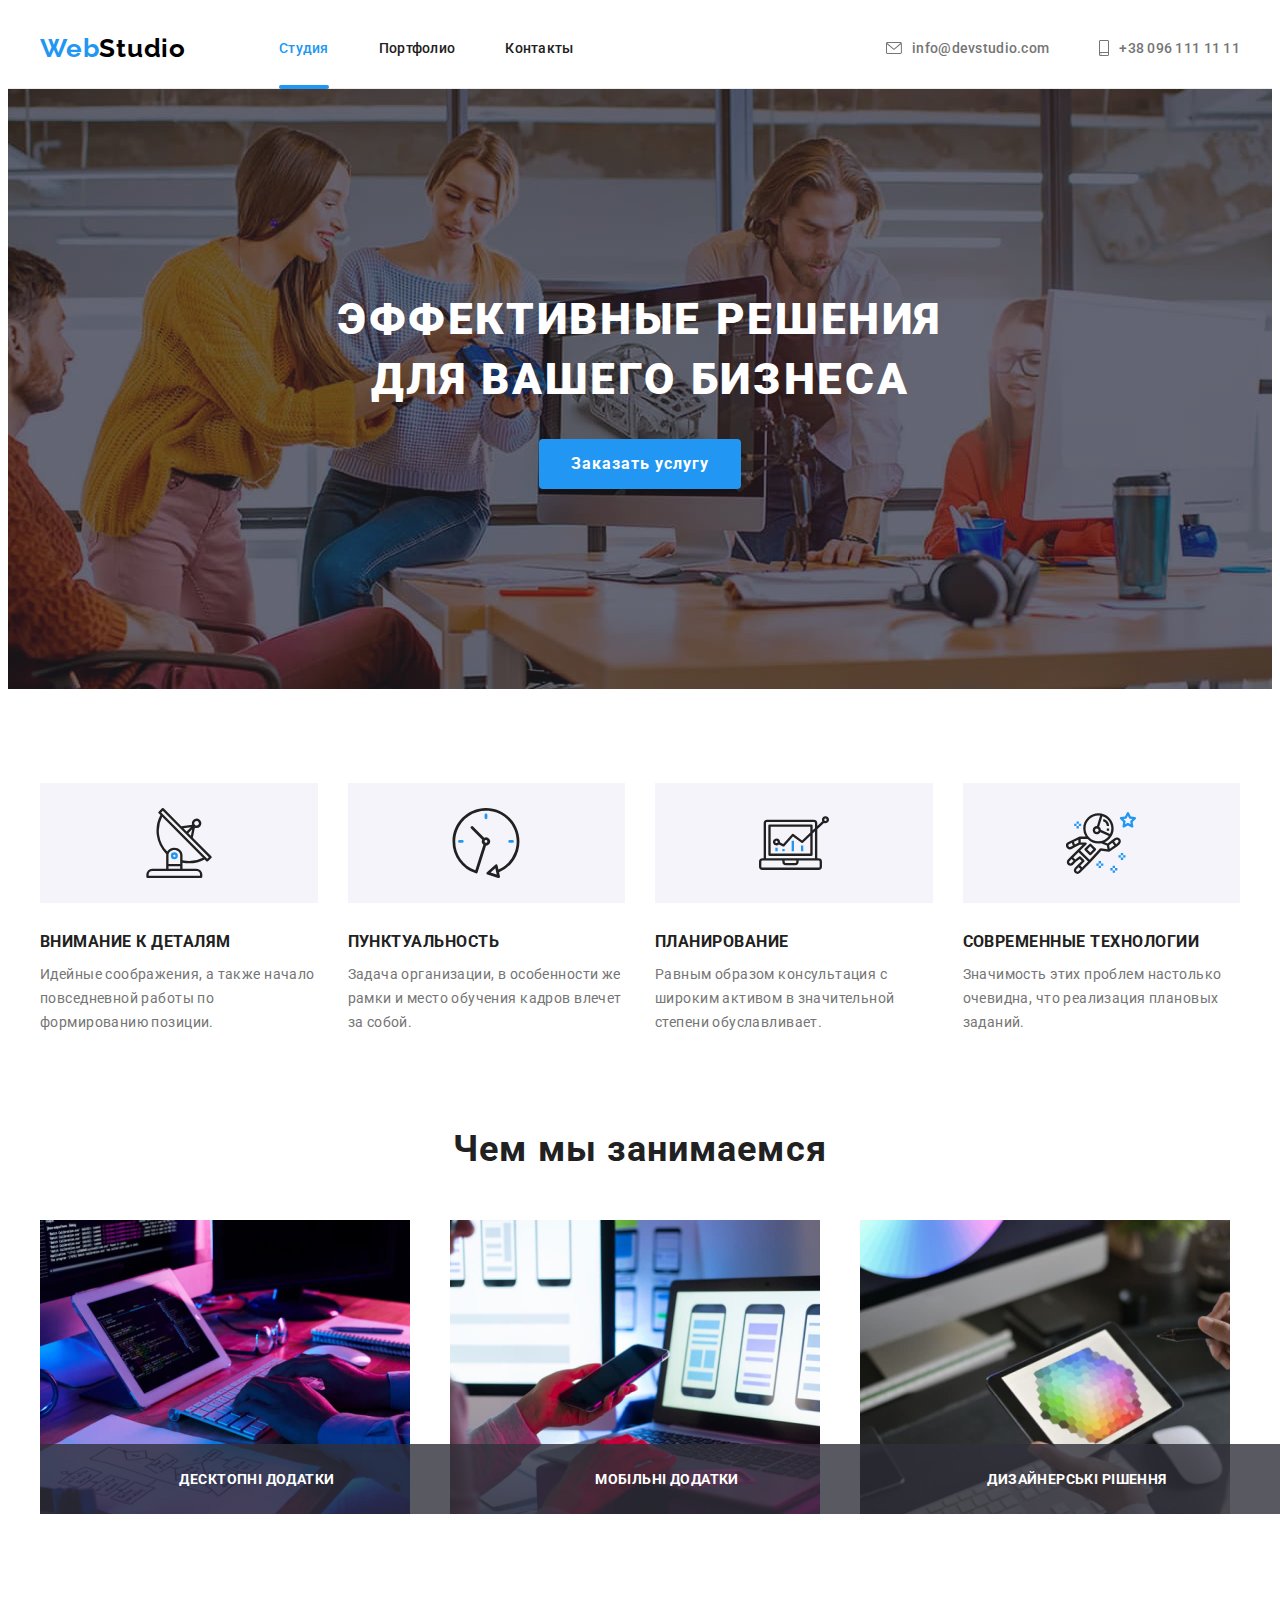
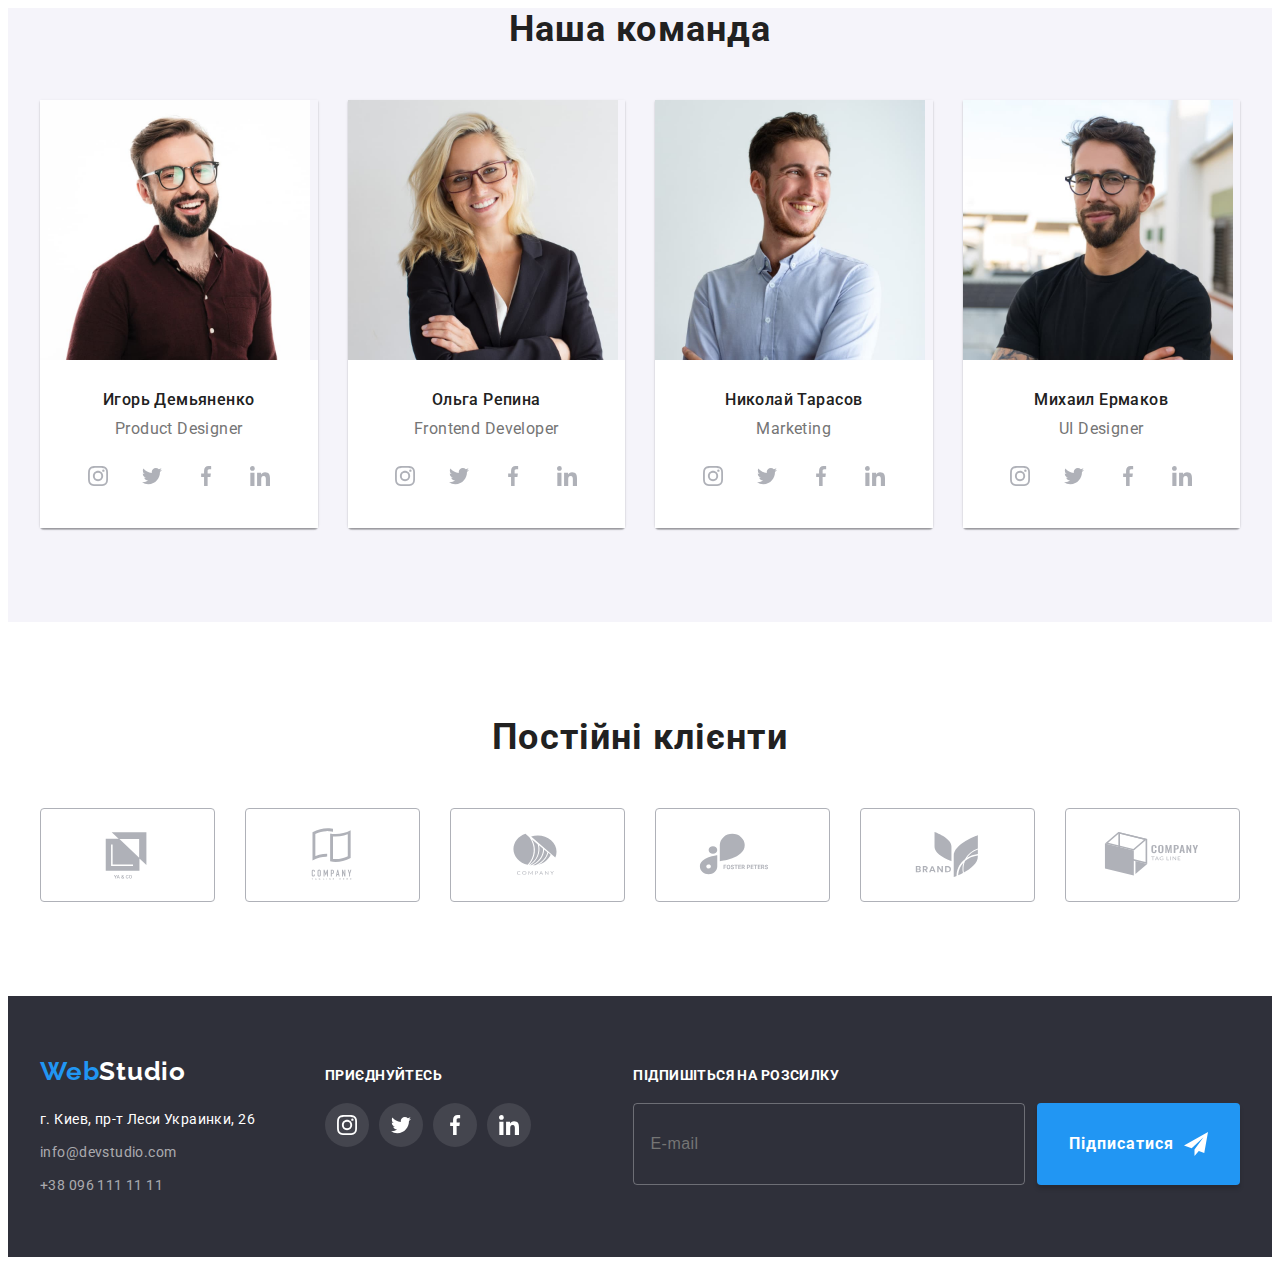
<file: index.html>
<!DOCTYPE html>
<html lang="ru">
  <head>
    <meta charset="UTF-8" />
    <meta http-equiv="X-UA-Compatible" content="IE=edge" />
    <meta name="viewport" content="width=device-width, initial-scale=1.0" />
    <title>Web Studio</title>

    <!-- Font start -->
    <link rel="preconnect" href="https://fonts.googleapis.com" />
    <link rel="preconnect" href="https://fonts.gstatic.com" crossorigin />
    <link
      href="https://fonts.googleapis.com/css2?family=Raleway:wght@700&family=Roboto:wght@400;500;700;900&display=swap"
      rel="stylesheet"
    />
    <!-- Font end -->

    <!-- Normalize start -->
    <link
      rel="stylesheet"
      href="https://cdnjs.cloudflare.com/ajax/libs/modern-normalize/1.1.0/modern-normalize.min.css"
      integrity="sha512-wpPYUAdjBVSE4KJnH1VR1HeZfpl1ub8YT/NKx4PuQ5NmX2tKuGu6U/JRp5y+Y8XG2tV+wKQpNHVUX03MfMFn9Q=="
      crossorigin="anonymous"
      referrerpolicy="no-referrer"
    />
    <!-- Normalize end -->

    <link rel="stylesheet" href="./css/styles.css" />
  </head>

  <body data-page>
    <!-- Header section -->
    <header class="header">
      <div class="container header-container">
        <nav class="header-nav">
          <a class="header-logo logo link" href="./" lang="en"
            >Web<span class="logo-black">Studio</span></a
          >
          <ul class="nav-list list">
            <li class="nav-item">
              <a
                class="nav-link header-current current link interact"
                href="./index.html"
                >Студия</a
              >
            </li>
            <li class="nav-item">
              <a class="nav-link link interact" href="./portfolio.html"
                >Портфолио</a
              >
            </li>
            <li class="nav-item">
              <a class="nav-link link interact" href="">Контакты</a>
            </li>
          </ul>
        </nav>
        <ul class="contact-list list">
          <li class="contact-item header-phone">
            <a
              class="contact-link contact-link link interact"
              href="mailto:info@devstudio.com"
            >
              <svg class="header-icon" width="16" height="12">
                <use href="./images/icons.svg#icon-envelope"></use>
              </svg>
              info@devstudio.com
            </a>
          </li>
          <li class="contact-item">
            <a
              class="contac-link contact-link link interact"
              href="tel:+380961111111"
            >
              <svg class="header-icon" width="10" height="16">
                <use href="./images/icons.svg#icon-smartphone"></use>
              </svg>
              +38 096 111 11 11
            </a>
          </li>
        </ul>
      </div>
    </header>
    <!-- Main section -->
    <main>
      <!-- Hero section -->
      <section class="hero">
        <div class="container">
          <h1 class="hero-title">Эффективные решения для вашего бизнеса</h1>
          <button class="btn main-btn" type="button" data-modal-open>
            Заказать услугу
          </button>
        </div>
      </section>
      <!-- Our features -->
      <section class="section features">
        <div class="container">
          <h2 class="visually-hidden">Наши особенности</h2>
          <ul class="card-set features-list list">
            <li class="card-item features-item">
              <div class="thumb">
                <svg width="70" height="70">
                  <use href="./images/icons.svg#icon-antenna"></use>
                </svg>
              </div>
              <h3 class="features-subtitle item-subtitle">
                Внимание к деталям
              </h3>
              <p class="features-txt">
                Идейные соображения, а также начало повседневной работы по
                формированию позиции.
              </p>
            </li>
            <li class="card-item features-item">
              <div class="thumb">
                <svg width="70" height="70">
                  <use href="./images/icons.svg#icon-clock"></use>
                </svg>
              </div>
              <h3 class="features-subtitle item-subtitle">Пунктуальность</h3>
              <p class="features-txt">
                Задача организации, в особенности же рамки и место обучения
                кадров влечет за собой.
              </p>
            </li>
            <li class="card-item features-item">
              <div class="thumb">
                <svg width="70" height="70">
                  <use href="./images/icons.svg#icon-diagram"></use>
                </svg>
              </div>
              <h3 class="features-subtitle item-subtitle">Планирование</h3>
              <p class="features-txt">
                Равным образом консультация с широким активом в значительной
                степени обуславливает.
              </p>
            </li>
            <li class="card-item features-item">
              <div class="thumb">
                <svg width="70" height="70">
                  <use href="./images/icons.svg#icon-astronaut"></use>
                </svg>
              </div>
              <h3 class="features-subtitle item-subtitle">
                Современные технологии
              </h3>
              <p class="features-txt">
                Значимость этих проблем настолько очевидна, что реализация
                плановых заданий.
              </p>
            </li>
          </ul>
        </div>
      </section>
      <!-- About -->
      <section class="section about">
        <div class="container">
          <h2 class="about-title section-title">Чем мы занимаемся</h2>
          <ul class="card-set about-list list">
            <li class="card-item about-item">
              <div class="about-wrapper">
                <img
                  class="about-img"
                  src="./images/main/img.jpg"
                  alt="мужчина печатает, перед ним планшет и компьютер"
                  width="370"
                  height="294"
                />
                <div class="about-box item-subtitle">
                  <p class="about-txt">Десктопні додатки</p>
                </div>
              </div>
            </li>
            <li class="card-item about-item">
              <div class="about-wrapper">
                <img
                  class="about-img"
                  src="./images/main/img2.jpg"
                  alt="девушка смотрит в телефон, сидя перед компьютером"
                  width="370"
                  height="294"
                />
                <div class="about-box item-subtitle">
                  <p class="about-txt">Мобільні додатки</p>
                </div>
              </div>
            </li>
            <li class="card-item about-item">
              <div class="about-wrapper">
                <img
                  class="about-img"
                  src="./images/main/img3.jpg"
                  alt="девушка держит в руках графичекский планшет"
                  width="370"
                  height="294"
                />
                <div class="about-box item-subtitle">
                  <p class="about-txt">Дизайнерські рішення</p>
                </div>
              </div>
            </li>
          </ul>
        </div>
      </section>
      <!-- Our team -->
      <section class="section team">
        <div class="container">
          <h2 class="team-title section-title">Наша команда</h2>
          <ul class="card-set team-list list">
            <li class="card-item team-item">
              <img
                class="team-img"
                src="./images/main/img4.jpg"
                alt="молодой мужчина, с короткими волосами, шатен, в очках и с бородой, улыбается"
                width="270"
                height="260"
              />
              <div class="team-members">
                <h3 class="team-subtitle">Игорь Демьяненко</h3>
                <p class="team-txt">Product Designer</p>
                <ul class="socials list">
                  <li class="socials-item">
                    <a
                      class="socials-link link"
                      href=""
                      target="_blank"
                      rel="noopener noreferrer"
                      aria-label="Иконка Instagram"
                    >
                      <svg class="socials-icon" width="20" height="20">
                        <use href="./images/icons.svg#icon-instagram"></use>
                      </svg>
                    </a>
                  </li>
                  <li class="socials-item">
                    <a
                      class="socials-link link"
                      href=""
                      target="_blank"
                      rel="noopener noreferrer"
                      aria-label="Иконка Twitter"
                    >
                      <svg class="socials-icon" width="20" height="20">
                        <use href="./images/icons.svg#icon-twitter"></use>
                      </svg>
                    </a>
                  </li>
                  <li class="socials-item">
                    <a
                      class="socials-link link"
                      href=""
                      target="_blank"
                      rel="noopener noreferrer"
                      aria-label="Иконка Facebook"
                    >
                      <svg class="socials-icon" width="20" height="20">
                        <use href="./images/icons.svg#icon-facebook"></use>
                      </svg>
                    </a>
                  </li>
                  <li class="socials-item">
                    <a
                      class="socials-link link"
                      href=""
                      target="_blank"
                      rel="noopener noreferrer"
                      aria-label="Иконка Linkedin"
                    >
                      <svg class="socials-icon" width="20" height="20">
                        <use href="./images/icons.svg#icon-linkedin"></use>
                      </svg>
                    </a>
                  </li>
                </ul>
              </div>
            </li>
            <li class="card-item team-item">
              <img
                class="team-img"
                src="./images/main/img5.jpg"
                alt="молодая девушка, блондинка, волосы средней длины"
                width="270"
                height="260"
              />
              <div class="team-members">
                <h3 class="team-subtitle">Ольга Репина</h3>
                <p class="team-txt">Frontend Developer</p>
                <ul class="socials list">
                  <li class="socials-item">
                    <a
                      class="socials-link link"
                      href=""
                      target="_blank"
                      rel="noopener noreferrer"
                      aria-label="Иконка Instagram"
                    >
                      <svg class="socials-icon" width="20" height="20">
                        <use href="./images/icons.svg#icon-instagram"></use>
                      </svg>
                    </a>
                  </li>
                  <li class="socials-item">
                    <a
                      class="socials-link link"
                      href=""
                      target="_blank"
                      rel="noopener noreferrer"
                      aria-label="Иконка Twitter"
                    >
                      <svg class="socials-icon" width="20" height="20">
                        <use href="./images/icons.svg#icon-twitter"></use>
                      </svg>
                    </a>
                  </li>
                  <li class="socials-item">
                    <a
                      class="socials-link link"
                      href=""
                      target="_blank"
                      rel="noopener noreferrer"
                      aria-label="Иконка Facebook"
                    >
                      <svg class="socials-icon" width="20" height="20">
                        <use href="./images/icons.svg#icon-facebook"></use>
                      </svg>
                    </a>
                  </li>
                  <li class="socials-item">
                    <a
                      class="socials-link link"
                      href=""
                      target="_blank"
                      rel="noopener noreferrer"
                      aria-label="Иконка Linkedin"
                    >
                      <svg class="socials-icon" width="20" height="20">
                        <use href="./images/icons.svg#icon-linkedin"></use>
                      </svg>
                    </a>
                  </li>
                </ul>
              </div>
            </li>
            <li class="card-item team-item">
              <img
                class="team-img"
                src="./images/main/img6.jpg"
                alt="молодой мужчина, короткая стрижка, шатен, улыбается"
                width="270"
                height="260"
              />
              <div class="team-members">
                <h3 class="team-subtitle">Николай Тарасов</h3>
                <p class="team-txt">Marketing</p>
                <ul class="socials list">
                  <li class="socials-item">
                    <a
                      class="socials-link link"
                      href=""
                      target="_blank"
                      rel="noopener noreferrer"
                      aria-label="Иконка Instagram"
                    >
                      <svg class="socials-icon" width="20" height="20">
                        <use href="./images/icons.svg#icon-instagram"></use>
                      </svg>
                    </a>
                  </li>
                  <li class="socials-item">
                    <a
                      class="socials-link link"
                      href=""
                      target="_blank"
                      rel="noopener noreferrer"
                      aria-label="Иконка Twitter"
                    >
                      <svg class="socials-icon" width="20" height="20">
                        <use href="./images/icons.svg#icon-twitter"></use>
                      </svg>
                    </a>
                  </li>
                  <li class="socials-item">
                    <a
                      class="socials-link link"
                      href=""
                      target="_blank"
                      rel="noopener noreferrer"
                      aria-label="Иконка Facebook"
                    >
                      <svg class="socials-icon" width="20" height="20">
                        <use href="./images/icons.svg#icon-facebook"></use>
                      </svg>
                    </a>
                  </li>
                  <li class="socials-item">
                    <a
                      class="socials-link link"
                      href=""
                      target="_blank"
                      rel="noopener noreferrer"
                      aria-label="Иконка Linkedin"
                    >
                      <svg class="socials-icon" width="20" height="20">
                        <use href="./images/icons.svg#icon-linkedin"></use>
                      </svg>
                    </a>
                  </li>
                </ul>
              </div>
            </li>
            <li class="card-item team-item">
              <img
                class="team-img"
                src="./images/main/img7.jpg"
                alt="молодой парень, брюнет, с бородой, в очках, улыбается"
                width="270"
                height="260"
              />
              <div class="team-members">
                <h3 class="team-subtitle">Михаил Ермаков</h3>
                <p class="team-txt">UI Designer</p>
                <ul class="socials list">
                  <li class="socials-item">
                    <a
                      class="socials-link link"
                      href=""
                      target="_blank"
                      rel="noopener noreferrer"
                      aria-label="Иконка Instagram"
                    >
                      <svg class="socials-icon" width="20" height="20">
                        <use href="./images/icons.svg#icon-instagram"></use>
                      </svg>
                    </a>
                  </li>
                  <li class="socials-item">
                    <a
                      class="socials-link link"
                      href=""
                      target="_blank"
                      rel="noopener noreferrer"
                      aria-label="Иконка Twitter"
                    >
                      <svg class="socials-icon" width="20" height="20">
                        <use href="./images/icons.svg#icon-twitter"></use>
                      </svg>
                    </a>
                  </li>
                  <li class="socials-item">
                    <a
                      class="socials-link link"
                      href=""
                      target="_blank"
                      rel="noopener noreferrer"
                      aria-label="Иконка Facebook"
                    >
                      <svg class="socials-icon" width="20" height="20">
                        <use href="./images/icons.svg#icon-facebook"></use>
                      </svg>
                    </a>
                  </li>
                  <li class="socials-item">
                    <a
                      class="socials-link link"
                      href=""
                      target="_blank"
                      rel="noopener noreferrer"
                      aria-label="Иконка Linkedin"
                    >
                      <svg class="socials-icon" width="20" height="20">
                        <use href="./images/icons.svg#icon-linkedin"></use>
                      </svg>
                    </a>
                  </li>
                </ul>
              </div>
            </li>
          </ul>
        </div>
      </section>
      <!-- Our clients -->
      <section class="section clients">
        <div class="container">
          <h2 class="client-title section-title">Постійні клієнти</h2>
          <ul class="card-set clients-list list">
            <li class="card-item clients-item">
              <a
                class="clients-link link"
                href=""
                target="_blank"
                rel="noopener noreferrer"
                aria-label="Лого компании YA & CO"
              >
                <svg class="clients-icon" width="106" height="60">
                  <use href="./images/icons.svg#icon-logo-1"></use>
                </svg>
              </a>
            </li>
            <li class="card-item clients-item">
              <a
                class="clients-link link"
                href=""
                target="_blank"
                rel="noopener noreferrer"
                aria-label="Лого компании TAGLINE HERE"
              >
                <svg class="clients-icon" width="106" height="60">
                  <use href="./images/icons.svg#icon-logo-2"></use>
                </svg>
              </a>
            </li>
            <li class="card-item clients-item">
              <a
                class="clients-link link"
                href=""
                target="_blank"
                rel="noopener noreferrer"
                aria-label="Лого компании COMPANY"
                ><svg class="clients-icon" width="106" height="60">
                  <use href="./images/icons.svg#icon-logo-3"></use>
                </svg>
              </a>
            </li>
            <li class="card-item clients-item">
              <a
                class="clients-link link"
                href=""
                target="_blank"
                rel="noopener noreferrer"
                aria-label="Лого компании BRAND"
                ><svg class="clients-icon" width="106" height="60">
                  <use href="./images/icons.svg#icon-logo-4"></use>
                </svg>
              </a>
            </li>
            <li class="card-item clients-item">
              <a
                class="clients-link link"
                href=""
                target="_blank"
                rel="noopener noreferrer"
                aria-label="Лого компании TAG LINE"
                ><svg class="clients-icon" width="106" height="60">
                  <use href="./images/icons.svg#icon-logo-5"></use>
                </svg>
              </a>
            </li>
            <li class="card-item clients-item">
              <a
                class="clients-link link"
                href=""
                target="_blank"
                rel="noopener noreferrer"
                aria-label="Лого компании Tagline here"
                ><svg class="clients-icon" width="106" height="60">
                  <use href="./images/icons.svg#icon-logo-6"></use>
                </svg>
              </a>
            </li>
          </ul>
        </div>
      </section>
    </main>
    <!-- Footer -->
    <footer class="footer">
      <div class="container footer-contacts">
        <div class="footer-address">
          <a class="footer-logo logo link" href="./" lang="en"
            >Web<span class="logo-white">Studio</span></a
          >
          <address class="address">
            <ul class="footer-list list">
              <li class="footer-item">
                <a
                  class="link footer-link interact footer-address"
                  href="https://goo.gl/maps/68WDzeD11gWj5C5H6"
                  target="_blank"
                  rel="noopener noreferrer"
                  >г. Киев, пр-т Леси Украинки, 26</a
                >
              </li>
              <li class="footer-item footer-mail">
                <a
                  class="link footer-link interact"
                  href="mailto:info@devstudio.com"
                  >info@devstudio.com</a
                >
              </li>
              <li class="footer-item footer-phone">
                <a class="link footer-link interact" href="tel:+380961111111"
                  >+38 096 111 11 11</a
                >
              </li>
            </ul>
          </address>
        </div>
        <div class="footer-social">
          <p class="social-title item-subtitle">приєднуйтесь</p>
          <ul class="socials list">
            <li class="socials-item">
              <a
                class="footer-socials socials-link link"
                href=""
                target="_blank"
                rel="noopener noreferrer"
                aria-label="Иконка Instagram"
              >
                <svg class="footer-icon socials-icon" width="20" height="20">
                  <use href="./images/icons.svg#icon-instagram"></use>
                </svg>
              </a>
            </li>
            <li class="socials-item">
              <a
                class="footer-socials socials-link link"
                href=""
                target="_blank"
                rel="noopener noreferrer"
                aria-label="Иконка Twitter"
              >
                <svg class="footer-icon socials-icon" width="20" height="20">
                  <use href="./images/icons.svg#icon-twitter"></use>
                </svg>
              </a>
            </li>
            <li class="socials-item">
              <a
                class="footer-socials socials-link link"
                href=""
                target="_blank"
                rel="noopener noreferrer"
                aria-label="Иконка Facebook"
              >
                <svg class="footer-icon socials-icon" width="20" height="20">
                  <use href="./images/icons.svg#icon-facebook"></use>
                </svg>
              </a>
            </li>
            <li class="socials-item">
              <a
                class="footer-socials socials-link link"
                href=""
                target="_blank"
                rel="noopener noreferrer"
                aria-label="Иконка Linkedin"
              >
                <svg class="footer-icon socials-icon" width="20" height="20">
                  <use href="./images/icons.svg#icon-linkedin"></use>
                </svg>
              </a>
            </li>
          </ul>
        </div>
        <div class="subscription">
          <p class="subscription-title item-subtitle">
            Підпишіться на розсилку
          </p>
          <form class="subscription-form">
            <input
              class="subscription-input"
              type="email"
              name="user-mail"
              placeholder="E-mail"
            />
            <button class="main-btn btn" type="submit">
              Підписатися
              <svg class="subscription-icon" width="24" height="24">
                <use href="./images/icons.svg#icon-send"></use>
              </svg>
            </button>
          </form>
        </div>
      </div>
    </footer>
    <!-- Modal window -->
    <div class="backdrop is-hidden" data-modal>
      <div class="modal">
        <button type="button" class="modal-btn" data-modal-close>
          <svg class="modal-btn-icon" width="18" height="18">
            <use href="./images/icons.svg#icon-close"></use>
          </svg>
        </button>
        <form class="form" name="user-data">
          <strong class="form-title"
            >Залиште свої дані, ми вам передзвонимо</strong
          >
          <label class="form-group">
            <span class="form-label">Ім'я</span>
            <span class="form-group-wrapper">
              <input class="form-input" type="text" name="user-name" required />
              <svg class="form-icon" width="18" height="18">
                <use href="./images/icons.svg#icon-person"></use>
              </svg>
            </span>
          </label>
          <label class="form-group">
            <span class="form-label">Телефон</span>
            <span class="form-group-wrapper">
              <input class="form-input" type="tel" name="user-phone" required />
              <svg class="form-icon" width="18" height="18">
                <use href="./images/icons.svg#icon-phone"></use>
              </svg>
            </span>
          </label>
          <label class="form-group">
            <span class="form-label">Пошта</span>
            <span class="form-group-wrapper">
              <input
                class="form-input"
                type="email"
                name="user-mail"
                required
              />
              <svg class="form-icon" width="18" height="18">
                <use href="./images/icons.svg#icon-email"></use>
              </svg>
            </span>
          </label>
          <label class="form-group form-comment">
            <span class="form-label">Коментар</span>
            <textarea
              class="comment"
              name="feedback"
              rows="10"
              placeholder="Введіть текст"
            ></textarea>
          </label>
          <label class="form-group checkbox">
            <input
              class="form-checkbox visually-hidden"
              type="checkbox"
              name="agreement"
              required
            />
            <svg class="checkbox-icon" width="16" height="15">
              <use
                class="form-icon-uncheck"
                href="./images/icons.svg#icon-uncheck"
              ></use>
              <use
                class="form-icon-check"
                href="./images/icons.svg#icon-check"
              ></use>
            </svg>
            <span class="checkbox-txt"
              >Погоджуюся з розсилкою та приймаю
              <a class="form-link" href="" rel="noopener noreferrer"
                >Умови договору</a
              ></span
            >
          </label>
          <button class="btn main-btn" type="submit">Відправити</button>
        </form>
      </div>
    </div>

    <script src="./js/modal.js"></script>
  </body>
</html>
</file>
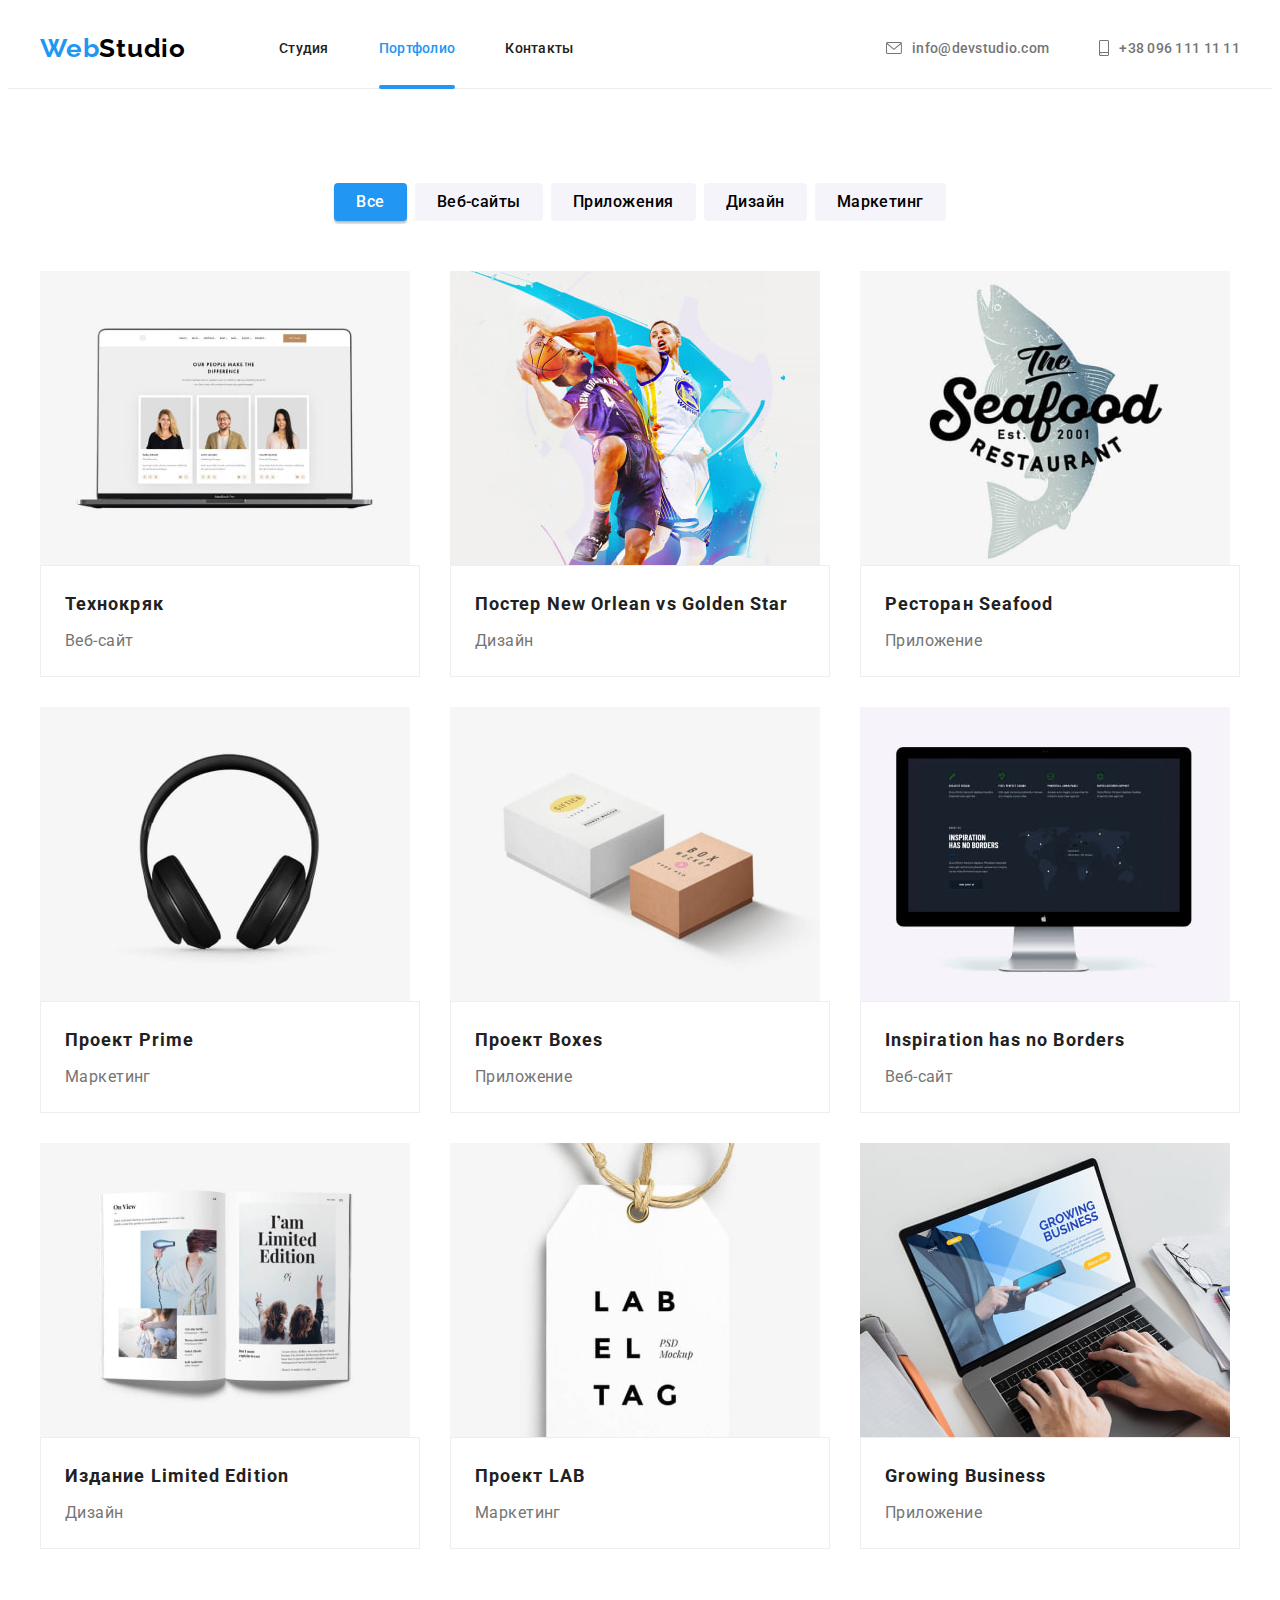
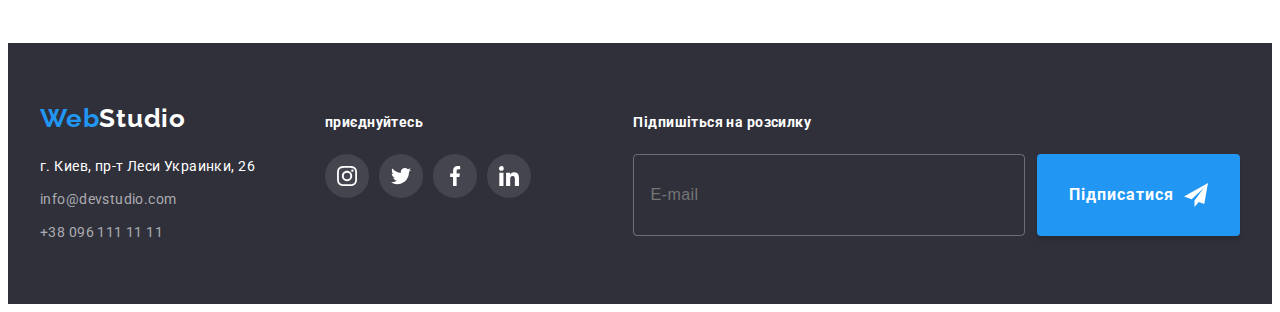
<file: portfolio.html>
<!DOCTYPE html>
<html lang="ru">
  <head>
    <meta charset="UTF-8" />
    <meta http-equiv="X-UA-Compatible" content="IE=edge" />
    <meta name="viewport" content="width=device-width, initial-scale=1.0" />
    <title>Web Studio</title>
    <!-- Font start -->
    <link rel="preconnect" href="https://fonts.googleapis.com" />
    <link rel="preconnect" href="https://fonts.gstatic.com" crossorigin />
    <link
      href="https://fonts.googleapis.com/css2?family=Raleway:wght@700&family=Roboto:wght@400;500;700;900&display=swap"
      rel="stylesheet"
    />
    <!-- Font end -->

    <!-- Normalize start -->
    <link
      rel="stylesheet"
      href="https://cdnjs.cloudflare.com/ajax/libs/modern-normalize/1.1.0/modern-normalize.min.css"
      integrity="sha512-wpPYUAdjBVSE4KJnH1VR1HeZfpl1ub8YT/NKx4PuQ5NmX2tKuGu6U/JRp5y+Y8XG2tV+wKQpNHVUX03MfMFn9Q=="
      crossorigin="anonymous"
      referrerpolicy="no-referrer"
    />
    <!-- Normalize end -->

    <link rel="stylesheet" href="./css/styles.css" />
  </head>

  <body>
    <!-- Header section -->
    <header class="header">
      <div class="container header-container">
        <nav class="header-nav">
          <a class="header-logo logo link" href="./" lang="en"
            >Web<span class="logo-black">Studio</span></a
          >
          <ul class="nav-list list">
            <li class="nav-item">
              <a class="nav-link link interact" href="./index.html">Студия</a>
            </li>
            <li class="nav-item">
              <a
                class="nav-link header-current current link interact"
                href="./portfolio.html"
                >Портфолио</a
              >
            </li>
            <li class="nav-item">
              <a class="nav-link link interact" href="">Контакты</a>
            </li>
          </ul>
        </nav>
        <ul class="contact-list list">
          <li class="contact-item header-phone">
            <a
              class="contact-link contact-link link interact"
              href="mailto:info@devstudio.com"
              ><svg class="header-icon" width="16" height="12">
                <use href="./images/icons.svg#icon-envelope"></use></svg>info@devstudio.com</a
            >
          </li>
          <li class="contact-item">
            <a
              class="contac-link contact-link link interact"
              href="tel:+380961111111"
            >
              <svg class="header-icon" width="10" height="16">
                <use href="./images/icons.svg#icon-smartphone"></use></svg>+38 096 111 11 11</a
            >
          </li>
        </ul>
      </div>
    </header>
    <!-- Main section -->
    <main>
      <section class="section">
        <div class="container">
          <h1 class="visually-hidden">Портфолио</h1>
          <ul class="filters-list list">
            <li>
              <button class="btn filters-btn active" type="button">Все</button>
            </li>
            <li>
              <button class="btn filters-btn" type="button">Веб-сайты</button>
            </li>
            <li>
              <button class="btn filters-btn" type="button">Приложения</button>
            </li>
            <li>
              <button class="btn filters-btn" type="button">Дизайн</button>
            </li>
            <li>
              <button class="btn filters-btn" type="button">Маркетинг</button>
            </li>
          </ul>
          <ul class="card-set portfolio-list list">
            <li class="card-item portfolio-item">
              <a href="" class="portfolio-link link">
                <div class="portfolio-wrapper">
                  <img
                    class="portfolio-img"
                    src="./images/portfolio/img-1.jpg"
                    alt="Открытый ноутбук с изображением сотрудников"
                    width="370"
                    height="294"
                  />
                  <div class="txt-wrapper">
                    <p class="overlay-txt">
                      Ресурс пропонує комплексні пропозиції з різним рівнем
                      функціоналу та сервісів. Все це дозволить відвідувачу
                      отримати вичерпні відомості про компанію чи приватну
                      особу.
                    </p>
                  </div>
                </div>
                <div class="portfolio-content">
                  <h2 class="portfolio-subtitle">Технокряк</h2>
                  <p class="portfolio-txt">Веб-сайт</p>
                </div>
              </a>
            </li>
            <li class="card-item portfolio-item">
              <a href="" class="portfolio-link link">
                <div class="portfolio-wrapper">
                  <img
                    class="portfolio-img"
                    src="./images/portfolio/img-2.jpg"
                    alt="Игра в волейбол"
                    width="370"
                    height="294"
                  />
                  <div class="txt-wrapper">
                    <p class="overlay-txt">
                      Ресурс пропонує комплексні пропозиції з різним рівнем
                      функціоналу та сервісів. Все це дозволить відвідувачу
                      отримати вичерпні відомості про компанію чи приватну
                      особу.
                    </p>
                  </div>
                </div>
                <div class="portfolio-content">
                  <h2 class="portfolio-subtitle">
                    Постер New Orlean vs Golden Star
                  </h2>
                  <p class="portfolio-txt">Дизайн</p>
                </div>
              </a>
            </li>
            <li class="card-item portfolio-item">
              <a href="" class="portfolio-link link">
                <div class="portfolio-wrapper">
                  <img
                    class="portfolio-img"
                    src="./images/portfolio/img-3.jpg"
                    alt="Лого ресторана The seafood"
                    width="370"
                    height="294"
                  />
                  <div class="txt-wrapper">
                    <p class="overlay-txt">
                      Ресурс пропонує комплексні пропозиції з різним рівнем
                      функціоналу та сервісів. Все це дозволить відвідувачу
                      отримати вичерпні відомості про компанію чи приватну
                      особу.
                    </p>
                  </div>
                </div>
                <div class="portfolio-content">
                  <h2 class="portfolio-subtitle">Ресторан Seafood</h2>
                  <p class="portfolio-txt">Приложение</p>
                </div>
              </a>
            </li>
            <li class="card-item portfolio-item">
              <a href="" class="portfolio-link link">
                <div class="portfolio-wrapper">
                  <img
                    class="portfolio-img"
                    src="./images/portfolio/img-4.jpg"
                    alt="Наушники"
                    width="370"
                    height="294"
                  />
                  <div class="txt-wrapper">
                    <p class="overlay-txt">
                      Ресурс пропонує комплексні пропозиції з різним рівнем
                      функціоналу та сервісів. Все це дозволить відвідувачу
                      отримати вичерпні відомості про компанію чи приватну
                      особу.
                    </p>
                  </div>
                </div>
                <div class="portfolio-content">
                  <h2 class="portfolio-subtitle">Проект Prime</h2>
                  <p class="portfolio-txt">Маркетинг</p>
                </div>
              </a>
            </li>
            <li class="card-item portfolio-item">
              <a href="" class="portfolio-link link">
                <div class="portfolio-wrapper">
                  <img
                    class="portfolio-img"
                    src="./images/portfolio/img-5.jpg"
                    alt="Коробки"
                    width="370"
                    height="294"
                  />
                  <div class="txt-wrapper">
                    <p class="overlay-txt">
                      Ресурс пропонує комплексні пропозиції з різним рівнем
                      функціоналу та сервісів. Все це дозволить відвідувачу
                      отримати вичерпні відомості про компанію чи приватну
                      особу.
                    </p>
                  </div>
                </div>
                <div class="portfolio-content">
                  <h2 class="portfolio-subtitle">Проект Boxes</h2>
                  <p class="portfolio-txt">Приложение</p>
                </div>
              </a>
            </li>
            <li class="card-item portfolio-item">
              <a href="" class="portfolio-link link">
                <div class="portfolio-wrapper">
                  <img
                    class="portfolio-img"
                    src="./images/portfolio/img-6.jpg"
                    alt="Монитор компьютера с изображением информации"
                    width="370"
                    height="294"
                  />
                  <div class="txt-wrapper">
                    <p class="overlay-txt">
                      Ресурс пропонує комплексні пропозиції з різним рівнем
                      функціоналу та сервісів. Все це дозволить відвідувачу
                      отримати вичерпні відомості про компанію чи приватну
                      особу.
                    </p>
                  </div>
                </div>
                <div class="portfolio-content">
                  <h2 class="portfolio-subtitle">Inspiration has no Borders</h2>
                  <p class="portfolio-txt">Веб-сайт</p>
                </div>
              </a>
            </li>
            <li class="card-item portfolio-item">
              <a href="" class="portfolio-link link">
                <div class="portfolio-wrapper">
                  <img
                    class="portfolio-img"
                    src="./images/portfolio/img-7.jpg"
                    alt="Открытый журнал со статьей и фотографиями"
                    width="370"
                    height="294"
                  />
                  <div class="txt-wrapper">
                    <p class="overlay-txt">
                      Ресурс пропонує комплексні пропозиції з різним рівнем
                      функціоналу та сервісів. Все це дозволить відвідувачу
                      отримати вичерпні відомості про компанію чи приватну
                      особу.
                    </p>
                  </div>
                </div>
                <div class="portfolio-content">
                  <h2 class="portfolio-subtitle">Издание Limited Edition</h2>
                  <p class="portfolio-txt">Дизайн</p>
                </div>
              </a>
            </li>
            <li class="card-item portfolio-item">
              <a href="" class="portfolio-link link">
                <div class="portfolio-wrapper">
                  <img
                    class="portfolio-img"
                    src="./images/portfolio/img-8.jpg"
                    alt="Бирка с надписом LAB"
                    width="370"
                    height="294"
                  />
                  <div class="txt-wrapper">
                    <p class="overlay-txt">
                      Ресурс пропонує комплексні пропозиції з різним рівнем
                      функціоналу та сервісів. Все це дозволить відвідувачу
                      отримати вичерпні відомості про компанію чи приватну
                      особу.
                    </p>
                  </div>
                </div>
                <div class="portfolio-content">
                  <h2 class="portfolio-subtitle">Проект LAB</h2>
                  <p class="portfolio-txt">Маркетинг</p>
                </div>
              </a>
            </li>
            <li class="card-item portfolio-item">
              <a href="" class="portfolio-link link">
                <div class="portfolio-wrapper">
                  <img
                    class="portfolio-img"
                    src="./images/portfolio/img-9.jpg"
                    alt="Открытый ноутбук с изображением веб-страницы Growing Business"
                    width="370"
                    height="294"
                  />
                  <div class="txt-wrapper">
                    <p class="overlay-txt">
                      Ресурс пропонує комплексні пропозиції з різним рівнем
                      функціоналу та сервісів. Все це дозволить відвідувачу
                      отримати вичерпні відомості про компанію чи приватну
                      особу.
                    </p>
                  </div>
                </div>
                <div class="portfolio-content">
                  <h2 class="portfolio-subtitle">Growing Business</h2>
                  <p class="portfolio-txt">Приложение</p>
                </div>
              </a>
            </li>
          </ul>
        </div>
      </section>
    </main>
    <!-- Footer section -->
    <footer class="footer">
      <div class="container footer-contacts">
        <div class="footer-address">
          <a class="footer-logo logo link" href="./" lang="en"
            >Web<span class="logo-white">Studio</span></a
          >
          <address class="address">
            <ul class="footer-list list">
              <li class="footer-item">
                <a
                  class="link footer-link interact footer-address"
                  href="https://goo.gl/maps/68WDzeD11gWj5C5H6"
                  target="_blank"
                  rel="noopener noreferrer"
                  >г. Киев, пр-т Леси Украинки, 26</a
                >
              </li>
              <li class="footer-item footer-mail">
                <a
                  class="link footer-link interact"
                  href="mailto:info@devstudio.com"
                  >info@devstudio.com</a
                >
              </li>
              <li class="footer-item footer-phone">
                <a class="link footer-link interact" href="tel:+380961111111"
                  >+38 096 111 11 11</a
                >
              </li>
            </ul>
          </address>
        </div>
        <div class="footer-social">
          <p class="social-title">приєднуйтесь</p>
          <ul class="socials list">
            <li class="socials-item">
              <a
                class="footer-socials socials-link link"
                href=""
                target="_blank"
                rel="noopener noreferrer"
                aria-label="Иконка Instagram"
              >
                <svg class="footer-icon socials-icon" width="20" height="20">
                  <use href="./images/icons.svg#icon-instagram"></use>
                </svg>
              </a>
            </li>
            <li class="socials-item">
              <a
                class="footer-socials socials-link link"
                href=""
                target="_blank"
                rel="noopener noreferrer"
                aria-label="Иконка Twitter"
              >
                <svg class="footer-icon socials-icon" width="20" height="20">
                  <use href="./images/icons.svg#icon-twitter"></use>
                </svg>
              </a>
            </li>
            <li class="socials-item">
              <a
                class="footer-socials socials-link link"
                href=""
                target="_blank"
                rel="noopener noreferrer"
                aria-label="Иконка Facebook"
              >
                <svg class="footer-icon socials-icon" width="20" height="20">
                  <use href="./images/icons.svg#icon-facebook"></use>
                </svg>
              </a>
            </li>
            <li class="socials-item">
              <a
                class="footer-socials socials-link link"
                href=""
                target="_blank"
                rel="noopener noreferrer"
                aria-label="Иконка Linkedin"
              >
                <svg class="footer-icon socials-icon" width="20" height="20">
                  <use href="./images/icons.svg#icon-linkedin"></use>
                </svg>
              </a>
            </li>
          </ul>
        </div>
        <div class="subscription">
          <p class="subscription-title">Підпишіться на розсилку</p>
          <form class="subscription-form">
            <input class="subscription-input" type="email" name="user-mail" placeholder="E-mail">
            <button class="subscription-btn main-btn btn" type="submit">
              Підписатися
              <svg class="subscription-icon" width="24" height="24">
              <use href="./images/icons.svg#icon-send">
              </use>
              </svg>
            </button>
          </form>
        </div>
      </div>
    </footer>
  </body>
</html>
</file>
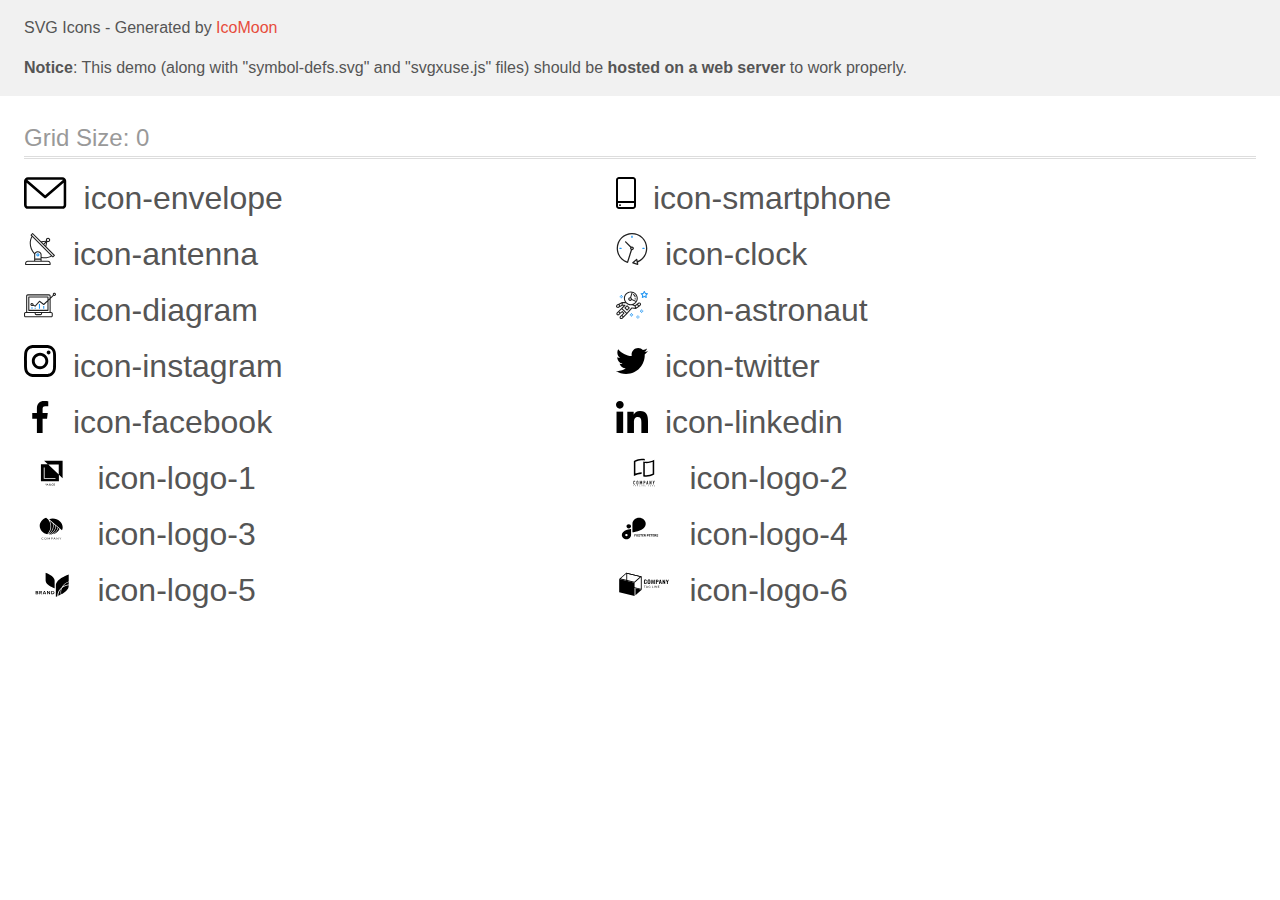
<file: images/icons/icomoon/demo-external-svg.html>
<!doctype html>
<html>
<head>
    <title>IcoMoon - SVG Icons</title>
    <meta charset="utf-8">
    <meta name="viewport" content="width=device-width, initial-scale=1">
    <link rel="stylesheet" href="demo-files/demo.css">
    <link rel="stylesheet" href="style.css">
</head>
<body>
<header class="bgc1 clearfix">
<div class="mhl">
    <p>SVG Icons - Generated by <a href="https://icomoon.io/app">IcoMoon</a></p><p><strong>Notice</strong>: This demo (along with "symbol-defs.svg" and "svgxuse.js" files) should be <b>hosted on a web server</b> to work properly.</p>
</div>
</header>
    <div class="clearfix mhl ptl">
        <h1 class="mvm mtn fgc1">Grid Size: 0</h1>
        <div class="glyph fs1">
            <div class="clearfix pbs">
                <svg class="icon icon-envelope"><use xlink:href="symbol-defs.svg#icon-envelope"></use></svg><span class="name"> icon-envelope</span>
            </div>
        </div>
        <div class="glyph fs1">
            <div class="clearfix pbs">
                <svg class="icon icon-smartphone"><use xlink:href="symbol-defs.svg#icon-smartphone"></use></svg><span class="name"> icon-smartphone</span>
            </div>
        </div>
        <div class="glyph fs1">
            <div class="clearfix pbs">
                <svg class="icon icon-antenna"><use xlink:href="symbol-defs.svg#icon-antenna"></use></svg><span class="name"> icon-antenna</span>
            </div>
        </div>
        <div class="glyph fs1">
            <div class="clearfix pbs">
                <svg class="icon icon-clock"><use xlink:href="symbol-defs.svg#icon-clock"></use></svg><span class="name"> icon-clock</span>
            </div>
        </div>
        <div class="glyph fs1">
            <div class="clearfix pbs">
                <svg class="icon icon-diagram"><use xlink:href="symbol-defs.svg#icon-diagram"></use></svg><span class="name"> icon-diagram</span>
            </div>
        </div>
        <div class="glyph fs1">
            <div class="clearfix pbs">
                <svg class="icon icon-astronaut"><use xlink:href="symbol-defs.svg#icon-astronaut"></use></svg><span class="name"> icon-astronaut</span>
            </div>
        </div>
        <div class="glyph fs1">
            <div class="clearfix pbs">
                <svg class="icon icon-instagram"><use xlink:href="symbol-defs.svg#icon-instagram"></use></svg><span class="name"> icon-instagram</span>
            </div>
        </div>
        <div class="glyph fs1">
            <div class="clearfix pbs">
                <svg class="icon icon-twitter"><use xlink:href="symbol-defs.svg#icon-twitter"></use></svg><span class="name"> icon-twitter</span>
            </div>
        </div>
        <div class="glyph fs1">
            <div class="clearfix pbs">
                <svg class="icon icon-facebook"><use xlink:href="symbol-defs.svg#icon-facebook"></use></svg><span class="name"> icon-facebook</span>
            </div>
        </div>
        <div class="glyph fs1">
            <div class="clearfix pbs">
                <svg class="icon icon-linkedin"><use xlink:href="symbol-defs.svg#icon-linkedin"></use></svg><span class="name"> icon-linkedin</span>
            </div>
        </div>
        <div class="glyph fs1">
            <div class="clearfix pbs">
                <svg class="icon icon-logo-1"><use xlink:href="symbol-defs.svg#icon-logo-1"></use></svg><span class="name"> icon-logo-1</span>
            </div>
        </div>
        <div class="glyph fs1">
            <div class="clearfix pbs">
                <svg class="icon icon-logo-2"><use xlink:href="symbol-defs.svg#icon-logo-2"></use></svg><span class="name"> icon-logo-2</span>
            </div>
        </div>
        <div class="glyph fs1">
            <div class="clearfix pbs">
                <svg class="icon icon-logo-3"><use xlink:href="symbol-defs.svg#icon-logo-3"></use></svg><span class="name"> icon-logo-3</span>
            </div>
        </div>
        <div class="glyph fs1">
            <div class="clearfix pbs">
                <svg class="icon icon-logo-4"><use xlink:href="symbol-defs.svg#icon-logo-4"></use></svg><span class="name"> icon-logo-4</span>
            </div>
        </div>
        <div class="glyph fs1">
            <div class="clearfix pbs">
                <svg class="icon icon-logo-5"><use xlink:href="symbol-defs.svg#icon-logo-5"></use></svg><span class="name"> icon-logo-5</span>
            </div>
        </div>
        <div class="glyph fs1">
            <div class="clearfix pbs">
                <svg class="icon icon-logo-6"><use xlink:href="symbol-defs.svg#icon-logo-6"></use></svg><span class="name"> icon-logo-6</span>
            </div>
        </div>
  </div>
<script defer src="svgxuse.js"></script>
</body>
</html>
</file>
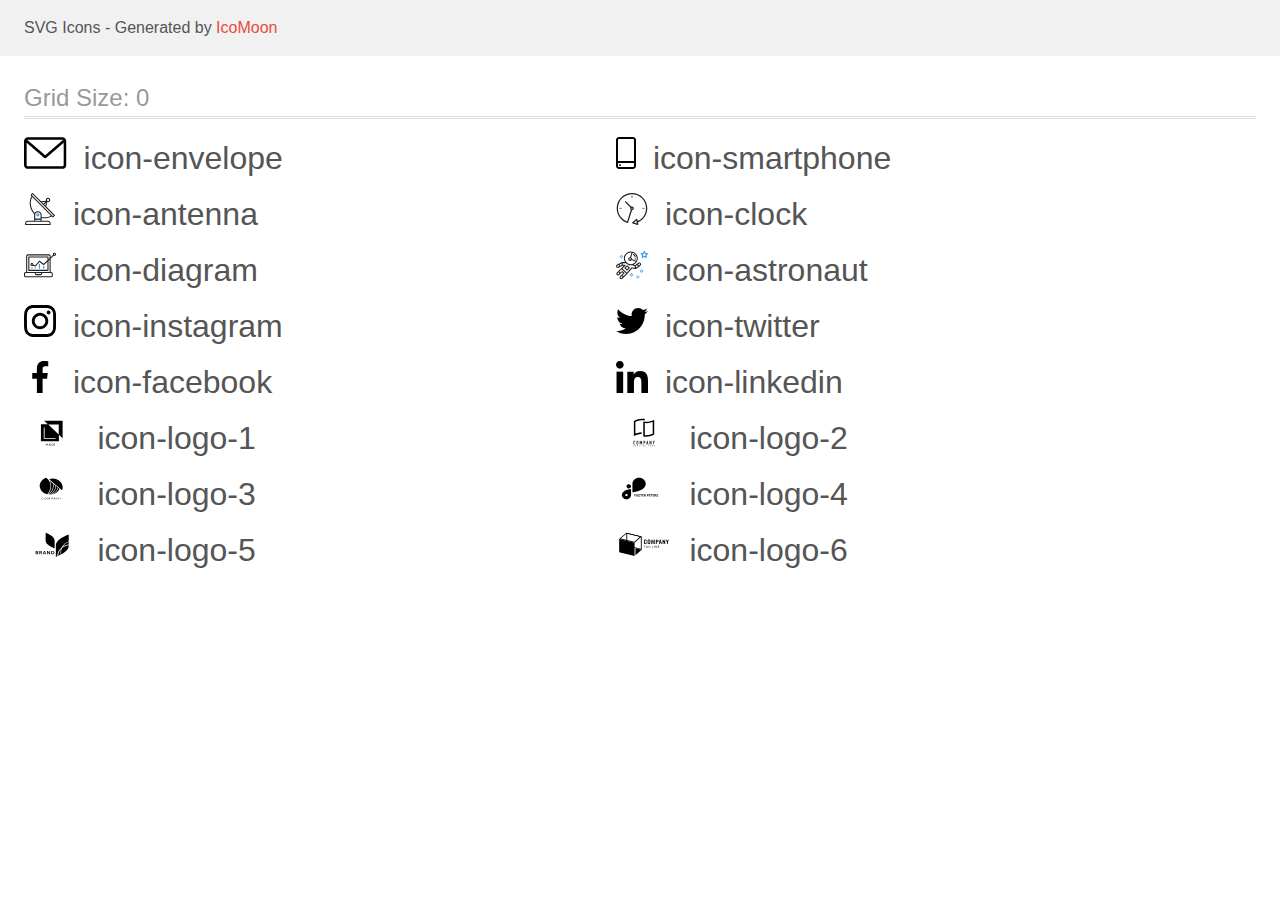
<file: images/icons/icomoon/demo.html>
<!doctype html>
<html>
<head>
    <title>IcoMoon - SVG Icons</title>
    <meta charset="utf-8">
    <meta name="viewport" content="width=device-width, initial-scale=1">
    <link rel="stylesheet" href="demo-files/demo.css">
    <link rel="stylesheet" href="style.css">
</head>
<body>
<svg aria-hidden="true" style="position: absolute; width: 0; height: 0; overflow: hidden;" version="1.1" xmlns="http://www.w3.org/2000/svg" xmlns:xlink="http://www.w3.org/1999/xlink">
<defs>
<symbol id="icon-envelope" viewBox="0 0 43 32">
<path d="M38.667 0h-34.667c-2.206 0-4 1.794-4 4v24c0 2.206 1.794 4 4 4h34.667c2.206 0 4-1.794 4-4v-24c0-2.206-1.794-4-4-4zM38.667 2.667c0.181 0 0.353 0.038 0.511 0.103l-17.844 15.466-17.844-15.466c0.158-0.066 0.33-0.103 0.511-0.103h34.667zM38.667 29.333h-34.667c-0.736 0-1.333-0.598-1.333-1.333v-22.413l17.793 15.421c0.251 0.217 0.563 0.326 0.874 0.326s0.622-0.108 0.874-0.326l17.793-15.421v22.413c0 0.736-0.598 1.333-1.333 1.333z"></path>
</symbol>
<symbol id="icon-smartphone" viewBox="0 0 20 32">
<path d="M17 0h-14c-1.654 0-3 1.346-3 3v26c0 1.654 1.346 3 3 3h14c1.654 0 3-1.346 3-3v-26c0-1.654-1.346-3-3-3zM3 2h14c0.552 0 1 0.448 1 1v21h-16v-21c0-0.552 0.448-1 1-1zM17 30h-14c-0.552 0-1-0.448-1-1v-3h16v3c0 0.552-0.448 1-1 1z"></path>
<path d="M4.707 27.478c0.391 0.365 0.391 0.956 0 1.321s-1.024 0.365-1.414 0c-0.391-0.365-0.391-0.956 0-1.321s1.024-0.365 1.414 0z"></path>
</symbol>
<symbol id="icon-antenna" viewBox="0 0 32 32">
<path fill="#212121" style="fill: var(--color1, #212121)" d="M30.773 22.098l-8.443-8.505 0.937-4.615c0.242 0.094 0.499 0.144 0.758 0.146h0.006c1.192 0.014 2.17-0.941 2.184-2.133s-0.941-2.17-2.133-2.184c-1.192-0.014-2.17 0.941-2.184 2.133-0.003 0.255 0.039 0.509 0.125 0.749l-4.96 0.605-8.091-8.133c-0.099-0.101-0.235-0.159-0.377-0.16-0.14 0.001-0.274 0.056-0.373 0.155l-1.513 1.504c-0.208 0.208-0.208 0.546 0 0.754l0.814 0.826c-3.153 5.798-2.129 12.978 2.519 17.663 0.043 0.041 0.092 0.074 0.146 0.098-0.034 0.18-0.051 0.364-0.052 0.547v6.187h-6.4c-1.472 0.002-2.665 1.195-2.667 2.667v1.067c0 0.295 0.239 0.533 0.533 0.533h24.533c0.295 0 0.533-0.239 0.533-0.533v-1.067c-0.002-1.472-1.195-2.665-2.667-2.667h-6.4v-2.742c1.003 0.21 2.024 0.317 3.049 0.32 2.458-0.003 4.877-0.615 7.040-1.783l0.818 0.823c0.099 0.101 0.235 0.159 0.377 0.16 0.14-0.001 0.274-0.056 0.373-0.155l1.513-1.504c0.208-0.208 0.208-0.546 0-0.754zM23.28 6.233c0.418-0.415 1.093-0.414 1.508 0.004s0.414 1.093-0.004 1.508c-0.2 0.199-0.47 0.31-0.752 0.31h-0.003c-0.589-0.003-1.064-0.483-1.061-1.072 0.002-0.282 0.115-0.552 0.314-0.751h-0.002zM22.024 9.738l-0.598 2.946-1.175-1.182 1.774-1.763zM21.419 8.836l-1.92 1.909-1.485-1.493 3.405-0.415zM24.004 28.8c0.884 0 1.6 0.716 1.6 1.6v0.533h-23.467v-0.533c0-0.884 0.716-1.6 1.6-1.6h20.267zM16.537 26.667v1.067h-5.333v-1.067h5.333zM11.204 25.6v-4.053c0-1.294 1.196-2.347 2.667-2.347s2.667 1.053 2.667 2.347v4.053h-5.333zM17.604 23.904v-2.357c0-1.882-1.675-3.413-3.733-3.413-1.331-0.020-2.576 0.657-3.281 1.786-4.058-4.274-4.971-10.645-2.279-15.887l18.602 18.708c-2.872 1.461-6.165 1.873-9.309 1.163zM28.893 23.22l-21.057-21.181 0.755-0.752 7.935 7.98c0.004 0 0.006 0.007 0.010 0.010l13.115 13.191-0.757 0.752z"></path>
<path fill="#2196f3" style="fill: var(--color2, #2196f3)" d="M13.876 20.267h-0.005c-0.884-0.001-1.601 0.714-1.602 1.598s0.714 1.601 1.598 1.602h0.005c0.884 0.001 1.601-0.714 1.602-1.598s-0.714-1.601-1.598-1.602zM14.249 22.245c-0.1 0.1-0.236 0.156-0.378 0.155-0.295-0.002-0.532-0.242-0.531-0.536 0.001-0.141 0.057-0.276 0.157-0.375s0.233-0.154 0.373-0.155c0.295 0.002 0.532 0.241 0.53 0.536-0.001 0.141-0.057 0.276-0.157 0.375h0.005z"></path>
</symbol>
<symbol id="icon-clock" viewBox="0 0 32 32">
<path fill="#212121" style="fill: var(--color1, #212121)" d="M31.297 15.301c-0.002-8.452-6.855-15.303-15.308-15.301s-15.303 6.855-15.301 15.308c0.001 6.658 4.307 12.551 10.649 14.576 0.061 0.019 0.124 0.029 0.187 0.029 0.121-0 0.239-0.032 0.342-0.094 0.135-0.080 0.236-0.207 0.283-0.356l3.865-12.25c1.057-0.005 1.909-0.866 1.903-1.923s-0.866-1.909-1.923-1.903c-0.284 0.001-0.565 0.067-0.82 0.191l-5.106-5.107c-0.253-0.245-0.657-0.238-0.902 0.016-0.239 0.247-0.239 0.639 0 0.886l5.103 5.109c-0.392 0.799-0.168 1.764 0.536 2.309l-3.683 11.673c-7.278-2.681-11.004-10.754-8.323-18.032s10.754-11.004 18.032-8.323 11.004 10.754 8.323 18.032c-1.31 3.556-4.001 6.431-7.462 7.973l-0.398-1.874c-0.073-0.344-0.411-0.565-0.756-0.492-0.109 0.023-0.209 0.074-0.292 0.148l-3.837 3.426c-0.263 0.234-0.287 0.637-0.052 0.9 0.076 0.085 0.174 0.149 0.283 0.184l4.899 1.563c0.335 0.108 0.694-0.077 0.802-0.412 0.034-0.106 0.040-0.219 0.017-0.328l-0.391-1.839c5.664-2.388 9.342-7.942 9.329-14.089zM15.992 14.664c0.352 0 0.638 0.286 0.638 0.638s-0.286 0.638-0.638 0.638c-0.352 0-0.638-0.285-0.638-0.638s0.285-0.638 0.638-0.638zM18.093 29.528l2.184-1.948 0.603 2.84-2.787-0.892z"></path>
<path fill="#2196f3" style="fill: var(--color2, #2196f3)" d="M15.354 3.185v1.275c0 0.352 0.285 0.638 0.638 0.638s0.638-0.285 0.638-0.638v-1.275c0-0.352-0.286-0.638-0.638-0.638s-0.638 0.286-0.638 0.638z"></path>
<path fill="#2196f3" style="fill: var(--color2, #2196f3)" d="M3.876 14.664c-0.352 0-0.638 0.286-0.638 0.638s0.285 0.638 0.638 0.638h1.275c0.352 0 0.638-0.285 0.638-0.638s-0.285-0.638-0.638-0.638h-1.275z"></path>
<path fill="#2196f3" style="fill: var(--color2, #2196f3)" d="M28.108 15.939c0.352 0 0.638-0.285 0.638-0.638s-0.285-0.638-0.638-0.638h-1.275c-0.352 0-0.638 0.286-0.638 0.638s0.286 0.638 0.638 0.638h1.275z"></path>
</symbol>
<symbol id="icon-diagram" viewBox="0 0 32 32">
<path fill="#2196f3" style="fill: var(--color2, #2196f3)" d="M14.926 14.965h1.066v4.798h-1.066v-4.797z"></path>
<path fill="#2196f3" style="fill: var(--color2, #2196f3)" d="M19.19 17.097h1.066v2.665h-1.066v-2.665z"></path>
<path fill="#2196f3" style="fill: var(--color2, #2196f3)" d="M10.661 18.696h1.066v1.066h-1.066v-1.066z"></path>
<path fill="#2196f3" style="fill: var(--color2, #2196f3)" d="M7.463 18.163h1.066v1.599h-1.066v-1.599z"></path>
<path fill="#212121" style="fill: var(--color1, #212121)" d="M1.599 28.291h25.587c0.883 0 1.599-0.716 1.599-1.599v-2.132c0-0.883-0.716-1.599-1.599-1.599h-0.533v-13.293l3.028-2.868c0.703 0.346 1.553 0.136 2.013-0.499s0.396-1.508-0.152-2.068-1.42-0.644-2.065-0.198c-0.644 0.446-0.873 1.292-0.542 2.002l-2.281 2.163v-1.23c0-0.883-0.716-1.599-1.599-1.599h-21.322c-0.883 0-1.599 0.716-1.599 1.599v15.992h-0.533c-0.883 0-1.599 0.716-1.599 1.599v2.132c0 0.883 0.716 1.599 1.599 1.599zM30.384 4.837c0.294 0 0.533 0.239 0.533 0.533s-0.239 0.533-0.533 0.533c-0.294 0-0.533-0.239-0.533-0.533s0.239-0.533 0.533-0.533zM3.198 6.969c0-0.294 0.239-0.533 0.533-0.533h21.322c0.294 0 0.533 0.239 0.533 0.533v2.239l-1.066 1.013v-2.186c0-0.294-0.239-0.533-0.533-0.533h-19.19c-0.294 0-0.533 0.239-0.533 0.533v13.326c0 0.294 0.239 0.533 0.533 0.533h19.19c0.294 0 0.533-0.239 0.533-0.533v-9.674l1.066-1.010v12.284h-22.388v-15.992zM7.996 13.899c-0.721-0.002-1.354 0.478-1.546 1.174s0.105 1.433 0.725 1.801c0.62 0.368 1.41 0.276 1.928-0.226l1.853 0.93c0.215 0.108 0.476 0.057 0.636-0.123l3.939-4.431 3.872 2.901c0.208 0.156 0.498 0.139 0.686-0.039l3.365-3.188v8.131h-18.124v-12.26h18.124v2.66l-3.771 3.572-3.904-2.927c-0.222-0.166-0.534-0.135-0.718 0.072l-3.993 4.493-1.493-0.746c0.011-0.064 0.018-0.129 0.020-0.193 0-0.883-0.716-1.599-1.599-1.599zM8.529 15.498c0 0.294-0.239 0.533-0.533 0.533s-0.533-0.239-0.533-0.533c0-0.294 0.239-0.533 0.533-0.533s0.533 0.239 0.533 0.533zM11.727 24.027h5.331v0.533c0 0.294-0.239 0.533-0.533 0.533h-4.264c-0.294 0-0.533-0.239-0.533-0.533v-0.533zM1.066 24.56c0-0.294 0.239-0.533 0.533-0.533h9.062v0.533c0 0.883 0.716 1.599 1.599 1.599h4.264c0.883 0 1.599-0.716 1.599-1.599v-0.533h9.062c0.294 0 0.533 0.239 0.533 0.533v2.132c0 0.294-0.239 0.533-0.533 0.533h-25.587c-0.294 0-0.533-0.239-0.533-0.533v-2.132z"></path>
</symbol>
<symbol id="icon-astronaut" viewBox="0 0 32 32">
<path fill="#2196f3" style="fill: var(--color2, #2196f3)" d="M31.974 4.524c-0.063-0.193-0.229-0.333-0.43-0.363l-1.91-0.278-0.855-1.731c-0.179-0.365-0.777-0.365-0.956 0l-0.855 1.731-1.91 0.278c-0.201 0.029-0.367 0.17-0.431 0.363-0.062 0.193-0.011 0.405 0.135 0.547l1.383 1.348-0.326 1.903c-0.034 0.2 0.048 0.402 0.212 0.522 0.166 0.121 0.382 0.135 0.562 0.040l1.709-0.899 1.709 0.899c0.078 0.041 0.164 0.061 0.249 0.061 0.11 0 0.221-0.034 0.314-0.102 0.164-0.119 0.246-0.322 0.212-0.522l-0.326-1.903 1.383-1.348c0.145-0.142 0.197-0.354 0.135-0.547zM29.511 5.851c-0.125 0.122-0.183 0.299-0.153 0.472l0.191 1.114-1-0.526c-0.078-0.041-0.163-0.061-0.249-0.061s-0.17 0.020-0.249 0.061l-1.001 0.526 0.191-1.114c0.030-0.173-0.028-0.349-0.153-0.472l-0.81-0.789 1.119-0.163c0.174-0.025 0.324-0.134 0.402-0.292l0.5-1.013 0.5 1.013c0.078 0.157 0.228 0.267 0.402 0.292l1.119 0.163-0.809 0.789z"></path>
<path fill="#2196f3" style="fill: var(--color2, #2196f3)" d="M26.134 20.522h-1.067v1.067h1.067v-1.067z"></path>
<path fill="#2196f3" style="fill: var(--color2, #2196f3)" d="M26.134 22.656h-1.067v1.067h1.067v-1.067z"></path>
<path fill="#2196f3" style="fill: var(--color2, #2196f3)" d="M27.2 21.589h-1.067v1.067h1.067v-1.067z"></path>
<path fill="#2196f3" style="fill: var(--color2, #2196f3)" d="M25.067 21.589h-1.067v1.067h1.067v-1.067z"></path>
<path fill="#2196f3" style="fill: var(--color2, #2196f3)" d="M22.4 26.389h-1.067v1.067h1.067v-1.067z"></path>
<path fill="#2196f3" style="fill: var(--color2, #2196f3)" d="M22.4 28.522h-1.067v1.067h1.067v-1.067z"></path>
<path fill="#2196f3" style="fill: var(--color2, #2196f3)" d="M23.467 27.456h-1.067v1.067h1.067v-1.067z"></path>
<path fill="#2196f3" style="fill: var(--color2, #2196f3)" d="M21.333 27.456h-1.067v1.067h1.067v-1.067z"></path>
<path fill="#2196f3" style="fill: var(--color2, #2196f3)" d="M16 24.256h-1.067v1.067h1.067v-1.067z"></path>
<path fill="#2196f3" style="fill: var(--color2, #2196f3)" d="M16 26.389h-1.067v1.067h1.067v-1.067z"></path>
<path fill="#2196f3" style="fill: var(--color2, #2196f3)" d="M17.067 25.322h-1.067v1.067h1.067v-1.067z"></path>
<path fill="#2196f3" style="fill: var(--color2, #2196f3)" d="M14.933 25.322h-1.067v1.067h1.067v-1.067z"></path>
<path fill="#2196f3" style="fill: var(--color2, #2196f3)" d="M5.867 6.122h-1.067v1.067h1.067v-1.067z"></path>
<path fill="#2196f3" style="fill: var(--color2, #2196f3)" d="M5.867 8.255h-1.067v1.067h1.067v-1.067z"></path>
<path fill="#2196f3" style="fill: var(--color2, #2196f3)" d="M6.933 7.189h-1.067v1.067h1.067v-1.067z"></path>
<path fill="#2196f3" style="fill: var(--color2, #2196f3)" d="M4.8 7.189h-1.067v1.067h1.067v-1.067z"></path>
<path fill="#212121" style="fill: var(--color1, #212121)" d="M24.715 14.159c-0.287-0.388-0.709-0.637-1.188-0.705-0.481-0.068-0.956 0.058-1.34 0.352l-1.252 0.96-1.898 1.417-1.358-0.541c2.421-1.086 4.114-3.508 4.114-6.32 0-3.823-3.123-6.933-6.961-6.933s-6.961 3.11-6.961 6.933c0 1.386 0.414 2.674 1.12 3.758l-2.764-0.024c-0.002 0-0.003 0-0.005 0-0.009 0-0.015 0.004-0.023 0.005-0.053 0.002-0.105 0.013-0.155 0.031-0.013 0.005-0.026 0.008-0.038 0.013-0.006 0.003-0.013 0.003-0.019 0.006l-3.233 1.596c-0.001 0-0.001 0-0.001 0.001l-1.893 0.911c-0.021 0.009-0.042 0.021-0.063 0.035-0.755 0.502-1.012 1.489-0.598 2.295 0.22 0.429 0.595 0.745 1.056 0.889 0.178 0.055 0.359 0.083 0.539 0.083 0.29 0 0.577-0.071 0.839-0.211l1.388-0.738 2.264-1.169 1.357-0.008-5.442 5.416c-0.001 0.001-0.001 0.001-0.002 0.001l-1.339 1.333c-0.316 0.315-0.49 0.732-0.49 1.178s0.174 0.863 0.49 1.179c0.325 0.323 0.752 0.485 1.179 0.485s0.854-0.162 1.18-0.485l1.314-1.309 1.741-1.3 0.901 0.897-1.762 1.754c-0 0.001-0.001 0.001-0.002 0.001l-1.339 1.333c-0.316 0.315-0.49 0.732-0.49 1.178s0.174 0.863 0.49 1.179c0.325 0.323 0.753 0.485 1.18 0.485s0.855-0.162 1.18-0.485l3.482-3.467c0.001-0.001 0.001-0.001 0.001-0.002l1.010-1-0.004-0.004c0.006-0.006 0.015-0.009 0.022-0.015l5.166-5.658 3.471 0.494c0.025 0.004 0.050 0.005 0.075 0.005 0.065 0 0.127-0.015 0.187-0.038 0.018-0.006 0.033-0.015 0.050-0.023 0.019-0.010 0.039-0.015 0.058-0.027l3.213-2.133c0.012-0.008 0.018-0.021 0.029-0.029 0.013-0.010 0.029-0.014 0.041-0.026l1.271-1.191c0.662-0.62 0.753-1.635 0.212-2.362zM2.13 17.77c-0.173 0.093-0.37 0.111-0.558 0.052-0.187-0.058-0.338-0.186-0.427-0.358-0.161-0.314-0.068-0.695 0.214-0.902l1.314-0.632 0.449 1.312-0.992 0.528zM5.628 15.942l-1.548 0.8-0.439-1.283 2.027-1.001-0.040 1.484zM20.727 9.322c0 0.918-0.219 1.785-0.599 2.559l-4.181-1.899c-0.044-0.573-0.341-1.075-0.788-1.388l1.464-4.86c2.378 0.756 4.105 2.974 4.105 5.588zM8.938 9.322c0-3.235 2.644-5.867 5.894-5.867 0.253 0 0.5 0.021 0.745 0.052l-1.432 4.754c-0.019-0.001-0.037-0.006-0.057-0.006-1.033 0-1.873 0.837-1.873 1.867s0.84 1.867 1.873 1.867c0.694 0 1.294-0.383 1.618-0.945l3.862 1.755c-1.075 1.446-2.795 2.39-4.737 2.39-3.25 0-5.894-2.632-5.894-5.867zM14.894 10.122c0 0.441-0.362 0.8-0.806 0.8s-0.806-0.359-0.806-0.8c0-0.441 0.362-0.8 0.806-0.8s0.806 0.359 0.806 0.8zM2.465 25.146c-0.236 0.234-0.619 0.234-0.854 0.001-0.114-0.114-0.176-0.263-0.176-0.423s0.062-0.309 0.176-0.421l0.962-0.958 0.851 0.848-0.959 0.955zM5.679 28.88c-0.236 0.234-0.619 0.235-0.855 0.001-0.114-0.114-0.176-0.263-0.176-0.423s0.062-0.309 0.176-0.421l0.963-0.959 0.852 0.848-0.96 0.955zM9.16 25.411c-0.001 0-0.001 0-0.002 0.001l-1.765 1.76-0.852-0.848 1.763-1.755c0 0 0 0 0-0s0.001-0.001 0.002-0.001c0.040-0.040 0.065-0.088 0.090-0.135 0.007-0.014 0.020-0.026 0.026-0.040 0.017-0.041 0.019-0.085 0.026-0.129 0.003-0.025 0.014-0.047 0.014-0.073 0-0.036-0.013-0.070-0.020-0.106-0.006-0.032-0.006-0.065-0.019-0.095-0.020-0.050-0.055-0.094-0.091-0.138-0.010-0.012-0.014-0.027-0.025-0.038 0 0 0 0-0.001 0s-0.001-0.002-0.001-0.002l-1.607-1.6c-0.017-0.017-0.039-0.024-0.058-0.038-0.028-0.022-0.055-0.042-0.087-0.058-0.030-0.015-0.061-0.024-0.093-0.033-0.034-0.010-0.067-0.017-0.103-0.020-0.033-0.002-0.063 0.001-0.095 0.005-0.036 0.004-0.069 0.009-0.104 0.020-0.034 0.011-0.063 0.027-0.094 0.045-0.020 0.011-0.042 0.015-0.061 0.029l-1.773 1.324-0.901-0.897 2.399-2.386 4.361 4.289-0.928 0.919zM15.979 18.394c-0.015-0.002-0.030 0.004-0.045 0.003-0.039-0.002-0.076 0.001-0.115 0.007-0.030 0.005-0.059 0.011-0.088 0.021-0.034 0.012-0.065 0.028-0.097 0.047-0.030 0.018-0.057 0.037-0.083 0.061-0.013 0.011-0.028 0.017-0.040 0.029l-4.698 5.146-4.328-4.257 2.833-2.818c0.209-0.208 0.21-0.546 0.002-0.755-0.105-0.105-0.243-0.157-0.381-0.156v-0.001l-2.219 0.013 0.028-1.607 3.104 0.027c1.265 1.294 3.029 2.101 4.981 2.101 0.437 0 0.864-0.045 1.279-0.123 0.040 0.032 0.079 0.065 0.13 0.085l2.41 0.96 0.331 1.644-3.003-0.427zM20.020 18.572l-0.313-1.558 1.446-1.080 0.947 1.257-2.080 1.381zM23.774 15.741l-0.838 0.785-0.931-1.236 0.831-0.637c0.155-0.119 0.351-0.168 0.543-0.143 0.193 0.027 0.364 0.128 0.48 0.284 0.217 0.292 0.18 0.699-0.085 0.947z"></path>
<path fill="#212121" style="fill: var(--color1, #212121)" d="M13.602 18.544l-2.143-2.133c-0.207-0.207-0.545-0.207-0.753 0l-2.142 2.133c-0.1 0.101-0.157 0.236-0.157 0.378s0.056 0.278 0.157 0.378l2.142 2.133c0.104 0.103 0.241 0.155 0.377 0.155s0.273-0.052 0.376-0.155l2.143-2.133c0.1-0.1 0.157-0.236 0.157-0.378s-0.057-0.278-0.157-0.378zM11.083 20.303l-1.387-1.381 1.387-1.381 1.387 1.381-1.387 1.381z"></path>
<path fill="#212121" style="fill: var(--color1, #212121)" d="M17.164 5.071l-0.258 1.036c0.071 0.018 1.738 0.452 1.738 2.149h1.067c-0-2.017-1.666-2.965-2.547-3.185z"></path>
<path fill="#212121" style="fill: var(--color1, #212121)" d="M19.711 9.322h-1.067v1.067h1.067v-1.067z"></path>
</symbol>
<symbol id="icon-instagram" viewBox="0 0 32 32">
<path d="M31.969 9.408c-0.075-1.7-0.35-2.869-0.744-3.882-0.406-1.075-1.032-2.038-1.851-2.838-0.8-0.813-1.769-1.444-2.832-1.844-1.019-0.394-2.182-0.669-3.882-0.744-1.713-0.081-2.257-0.1-6.601-0.1s-4.888 0.019-6.595 0.094c-1.7 0.075-2.869 0.35-3.882 0.744-1.075 0.406-2.038 1.031-2.838 1.85-0.813 0.8-1.444 1.769-1.844 2.832-0.394 1.019-0.669 2.182-0.744 3.882-0.081 1.713-0.1 2.257-0.1 6.601s0.019 4.888 0.094 6.595c0.075 1.7 0.35 2.869 0.744 3.882 0.406 1.075 1.038 2.038 1.85 2.838 0.8 0.813 1.769 1.444 2.832 1.844 1.019 0.394 2.182 0.669 3.882 0.744 1.706 0.075 2.25 0.094 6.595 0.094s4.888-0.019 6.595-0.094c1.7-0.075 2.869-0.35 3.882-0.744 2.151-0.832 3.851-2.532 4.682-4.682 0.394-1.019 0.669-2.182 0.744-3.882 0.075-1.707 0.094-2.251 0.094-6.595s-0.006-4.888-0.081-6.595zM29.087 22.473c-0.069 1.563-0.331 2.407-0.55 2.969-0.538 1.394-1.644 2.5-3.038 3.038-0.563 0.219-1.413 0.481-2.969 0.55-1.688 0.075-2.194 0.094-6.464 0.094s-4.782-0.019-6.464-0.094c-1.563-0.069-2.407-0.331-2.969-0.55-0.694-0.256-1.325-0.663-1.838-1.194-0.531-0.519-0.938-1.144-1.194-1.838-0.219-0.563-0.481-1.413-0.55-2.969-0.075-1.688-0.094-2.194-0.094-6.464s0.019-4.782 0.094-6.464c0.069-1.563 0.331-2.407 0.55-2.969 0.256-0.694 0.663-1.325 1.2-1.838 0.519-0.531 1.144-0.938 1.838-1.194 0.563-0.219 1.413-0.481 2.969-0.55 1.688-0.075 2.194-0.094 6.464-0.094 4.276 0 4.782 0.019 6.464 0.094 1.563 0.069 2.407 0.331 2.969 0.55 0.694 0.256 1.325 0.662 1.838 1.194 0.531 0.519 0.938 1.144 1.194 1.838 0.219 0.563 0.481 1.413 0.55 2.969 0.075 1.688 0.094 2.194 0.094 6.464s-0.019 4.77-0.094 6.458z"></path>
<path d="M16.059 7.783c-4.538 0-8.22 3.682-8.22 8.22s3.682 8.22 8.22 8.22c4.538 0 8.22-3.682 8.22-8.22s-3.682-8.22-8.22-8.22zM16.059 21.335c-2.944 0-5.332-2.388-5.332-5.332s2.388-5.332 5.332-5.332c2.944 0 5.332 2.388 5.332 5.332s-2.388 5.332-5.332 5.332z"></path>
<path d="M26.524 7.458c0 1.060-0.859 1.919-1.919 1.919s-1.919-0.859-1.919-1.919c0-1.060 0.859-1.919 1.919-1.919s1.919 0.859 1.919 1.919z"></path>
</symbol>
<symbol id="icon-twitter" viewBox="0 0 32 32">
<path d="M32 6.078c-1.19 0.522-2.458 0.868-3.78 1.036 1.36-0.812 2.398-2.088 2.886-3.626-1.268 0.756-2.668 1.29-4.16 1.588-1.204-1.282-2.92-2.076-4.792-2.076-3.632 0-6.556 2.948-6.556 6.562 0 0.52 0.044 1.020 0.152 1.496-5.454-0.266-10.28-2.88-13.522-6.862-0.566 0.982-0.898 2.106-0.898 3.316 0 2.272 1.17 4.286 2.914 5.452-1.054-0.020-2.088-0.326-2.964-0.808 0 0.020 0 0.046 0 0.072 0 3.188 2.274 5.836 5.256 6.446-0.534 0.146-1.116 0.216-1.72 0.216-0.42 0-0.844-0.024-1.242-0.112 0.85 2.598 3.262 4.508 6.13 4.57-2.232 1.746-5.066 2.798-8.134 2.798-0.538 0-1.054-0.024-1.57-0.090 2.906 1.874 6.35 2.944 10.064 2.944 12.072 0 18.672-10 18.672-18.668 0-0.29-0.010-0.57-0.024-0.848 1.302-0.924 2.396-2.078 3.288-3.406z"></path>
</symbol>
<symbol id="icon-facebook" viewBox="0 0 32 32">
<path d="M21.329 5.313h2.921v-5.088c-0.504-0.069-2.237-0.225-4.256-0.225-4.212 0-7.097 2.649-7.097 7.519v4.481h-4.648v5.688h4.648v14.312h5.699v-14.311h4.46l0.708-5.688h-5.169v-3.919c0.001-1.644 0.444-2.769 2.735-2.769z"></path>
</symbol>
<symbol id="icon-linkedin" viewBox="0 0 32 32">
<path d="M31.992 32v-0.001h0.008v-11.736c0-5.741-1.236-10.164-7.948-10.164-3.227 0-5.392 1.771-6.276 3.449h-0.093v-2.913h-6.364v21.364h6.627v-10.579c0-2.785 0.528-5.479 3.977-5.479 3.399 0 3.449 3.179 3.449 5.657v10.401h6.62z"></path>
<path d="M0.528 10.636h6.635v21.364h-6.635v-21.364z"></path>
<path d="M3.843 0c-2.121 0-3.843 1.721-3.843 3.843s1.721 3.879 3.843 3.879c2.121 0 3.843-1.757 3.843-3.879-0.001-2.121-1.723-3.843-3.843-3.843v0z"></path>
</symbol>
<symbol id="icon-logo-1" viewBox="0 0 57 32">
<path d="M20.267 3.733l3.738 3.538-6.938-0.004v17.166h18.133v-6.564l3.733 3.534v-17.671h-18.667zM35.036 17.455l-10.597-10.032h10.597v10.032zM31.746 21.923h-11.81v-11.545h0.835v10.764h10.975v0.782zM22.725 26.72l-0.436 0.898-0.436-0.898h-0.366l0.637 1.198v0.698h0.331v-0.698l0.635-1.198h-0.365zM23.273 28.615l0.154-0.441h0.734l0.155 0.441h0.344l-0.717-1.896h-0.296l-0.716 1.896h0.342zM23.794 27.122l0.275 0.786h-0.549l0.275-0.786zM25.531 27.863c-0.048 0.073-0.072 0.153-0.072 0.241 0 0.16 0.056 0.29 0.168 0.389s0.263 0.148 0.451 0.148 0.349-0.051 0.484-0.152l0.107 0.126h0.367l-0.279-0.329c0.109-0.149 0.164-0.341 0.164-0.574h-0.275c0 0.128-0.026 0.243-0.079 0.348l-0.366-0.432 0.129-0.094c0.091-0.066 0.157-0.132 0.197-0.198s0.060-0.14 0.060-0.219c0-0.12-0.044-0.22-0.133-0.301s-0.201-0.122-0.339-0.122c-0.153 0-0.274 0.043-0.365 0.13s-0.135 0.203-0.135 0.352c0 0.061 0.014 0.124 0.043 0.189s0.081 0.144 0.155 0.237c-0.141 0.101-0.235 0.188-0.283 0.262zM26.386 28.282c-0.093 0.071-0.193 0.107-0.299 0.107-0.095 0-0.17-0.027-0.227-0.082s-0.085-0.126-0.085-0.214c0-0.102 0.052-0.192 0.156-0.271l0.040-0.029 0.414 0.488zM26.046 27.442c-0.089-0.11-0.134-0.202-0.134-0.275 0-0.063 0.018-0.116 0.055-0.158s0.085-0.063 0.147-0.063c0.057 0 0.105 0.018 0.142 0.053s0.056 0.077 0.056 0.126c0 0.075-0.027 0.136-0.081 0.184l-0.040 0.033-0.145 0.099zM29.132 28.472c0.13-0.114 0.205-0.272 0.224-0.474h-0.328c-0.017 0.135-0.059 0.232-0.124 0.29s-0.162 0.087-0.292 0.087c-0.142 0-0.249-0.054-0.323-0.161s-0.109-0.264-0.109-0.469v-0.168c0.002-0.202 0.041-0.355 0.117-0.46s0.188-0.158 0.331-0.158c0.123 0 0.217 0.030 0.28 0.091s0.104 0.158 0.12 0.294h0.328c-0.021-0.207-0.095-0.368-0.223-0.482s-0.296-0.171-0.505-0.171c-0.155 0-0.293 0.037-0.411 0.111s-0.209 0.179-0.272 0.315c-0.063 0.136-0.095 0.294-0.095 0.473v0.177c0.003 0.174 0.035 0.328 0.098 0.46s0.151 0.234 0.266 0.306c0.115 0.071 0.249 0.107 0.4 0.107 0.216 0 0.389-0.056 0.52-0.169zM31.068 28.206c0.064-0.141 0.096-0.304 0.096-0.49v-0.105c-0.001-0.185-0.034-0.347-0.099-0.486s-0.158-0.247-0.277-0.32c-0.119-0.075-0.256-0.112-0.41-0.112s-0.292 0.038-0.411 0.113c-0.119 0.075-0.211 0.183-0.277 0.324s-0.098 0.305-0.098 0.49v0.107c0.001 0.181 0.034 0.342 0.099 0.48s0.159 0.246 0.279 0.322c0.121 0.075 0.258 0.112 0.411 0.112 0.155 0 0.293-0.037 0.411-0.112s0.212-0.183 0.276-0.323zM30.716 27.135c0.080 0.112 0.12 0.273 0.12 0.483v0.099c0 0.214-0.040 0.376-0.119 0.487s-0.19 0.167-0.336 0.167c-0.144 0-0.257-0.057-0.339-0.171s-0.121-0.275-0.121-0.483v-0.109c0.002-0.204 0.043-0.362 0.122-0.473s0.192-0.168 0.335-0.168c0.146 0 0.258 0.056 0.337 0.168z"></path>
</symbol>
<symbol id="icon-logo-2" viewBox="0 0 57 32">
<path d="M26.727 3.165h-0.073c-0.112-0.007-0.224-0.010-0.336-0.012v0h-0.243c-0.212 0-0.428 0.005-0.642 0.016-0.016-0.001-0.032-0.001-0.049 0-1.944 0.11-3.848 0.596-5.609 1.431l-0.231 0.111v11.809l0.54-0.183c0.474-0.163 0.978-0.309 1.5-0.445 1.411-0.362 2.861-0.555 4.317-0.574v1.551c-0.193 0.001-0.38 0.007-0.568 0.016h-0.045c-1.121 0.061-2.233 0.232-3.322 0.51-1.378 0.345-2.708 0.863-3.957 1.542v-15.145c1.298-0.757 2.695-1.325 4.151-1.688 1.278-0.33 2.593-0.5 3.913-0.504h0.228c0.273 0.007 0.538 0.019 0.788 0.038 0.658 0.046 1.31 0.15 1.95 0.311v1.527c-0.621-0.145-1.253-0.24-1.889-0.285-0.013-0.001-0.026-0.002-0.039-0.003-0.132-0.011-0.263-0.022-0.386-0.022zM29.415 4.726c0.339 0.026 0.689 0.038 1.044 0.038 1.388-0.005 2.769-0.182 4.114-0.528 1.378-0.346 2.706-0.865 3.956-1.543v14.875c-1.298 0.756-2.696 1.325-4.153 1.688-1.279 0.329-2.593 0.498-3.913 0.503-1 0.008-1.997-0.11-2.968-0.35v-14.971c0.229 0.053 0.465 0.102 0.706 0.142 0.394 0.066 0.81 0.115 1.214 0.145zM36.985 4.841l-0.54 0.182c-0.497 0.167-0.997 0.316-1.5 0.449-1.465 0.377-2.971 0.57-4.483 0.575-0.352 0-0.676-0.010-0.989-0.030l-0.43-0.028v12.148l0.37 0.033c0.343 0.030 0.696 0.045 1.052 0.045 1.191-0.005 2.377-0.159 3.531-0.457 0.95-0.238 1.874-0.57 2.759-0.991l0.231-0.111v-11.813z"></path>
<path d="M19.060 24.113c-0.078-0.080-0.171-0.144-0.274-0.186s-0.214-0.061-0.326-0.057c-0.119-0.002-0.237 0.021-0.347 0.065-0.101 0.040-0.193 0.101-0.27 0.178s-0.135 0.17-0.174 0.271c-0.042 0.107-0.063 0.22-0.062 0.335v2.023c-0.005 0.143 0.022 0.284 0.080 0.415 0.048 0.104 0.117 0.196 0.202 0.271 0.081 0.068 0.176 0.117 0.278 0.144 0.098 0.028 0.2 0.042 0.302 0.042 0.113 0.001 0.224-0.023 0.326-0.070 0.101-0.044 0.193-0.108 0.27-0.187 0.075-0.079 0.135-0.171 0.177-0.271 0.043-0.102 0.065-0.212 0.065-0.323v-0.226h-0.529v0.18c0.002 0.062-0.009 0.123-0.031 0.18-0.017 0.043-0.043 0.082-0.077 0.114-0.033 0.026-0.070 0.046-0.111 0.058-0.036 0.012-0.073 0.018-0.111 0.019-0.047 0.006-0.095-0.002-0.139-0.021s-0.081-0.049-0.11-0.088c-0.050-0.081-0.074-0.176-0.070-0.271v-1.887c-0.003-0.105 0.019-0.208 0.065-0.302 0.027-0.043 0.066-0.077 0.112-0.098s0.097-0.030 0.147-0.024c0.046-0.002 0.091 0.008 0.132 0.028s0.077 0.049 0.104 0.086c0.059 0.078 0.090 0.173 0.088 0.271v0.175h0.524v-0.206c0.001-0.121-0.021-0.241-0.065-0.354-0.039-0.106-0.099-0.203-0.177-0.285z"></path>
<path d="M22.202 24.090c-0.169-0.142-0.381-0.221-0.602-0.222-0.108 0-0.215 0.020-0.316 0.057-0.103 0.037-0.198 0.093-0.279 0.165-0.088 0.079-0.158 0.175-0.205 0.283-0.053 0.124-0.079 0.257-0.077 0.392v1.941c-0.004 0.137 0.023 0.272 0.077 0.397 0.048 0.104 0.118 0.197 0.205 0.271 0.081 0.075 0.176 0.133 0.279 0.171 0.101 0.037 0.208 0.056 0.316 0.057s0.215-0.020 0.316-0.057c0.105-0.038 0.202-0.096 0.286-0.171 0.084-0.076 0.152-0.168 0.2-0.271 0.054-0.125 0.081-0.261 0.077-0.397v-1.941c0.003-0.135-0.024-0.268-0.077-0.392-0.047-0.107-0.115-0.203-0.2-0.283zM21.955 26.706c0.004 0.052-0.003 0.104-0.021 0.152s-0.047 0.092-0.084 0.128c-0.070 0.059-0.158 0.091-0.249 0.091s-0.179-0.032-0.249-0.091c-0.037-0.036-0.066-0.080-0.084-0.128s-0.025-0.101-0.021-0.152v-1.941c-0.004-0.052 0.003-0.104 0.021-0.152s0.047-0.092 0.084-0.128c0.070-0.059 0.158-0.091 0.249-0.091s0.179 0.032 0.249 0.091c0.037 0.036 0.066 0.080 0.084 0.128s0.025 0.101 0.021 0.152v1.941z"></path>
<path d="M26.329 27.573v-3.674h-0.509l-0.668 1.945h-0.009l-0.673-1.945h-0.503v3.674h0.525v-2.235h0.009l0.514 1.58h0.262l0.518-1.58h0.009v2.235h0.525z"></path>
<path d="M29.311 24.157c-0.081-0.091-0.183-0.16-0.297-0.201-0.123-0.040-0.251-0.059-0.38-0.057h-0.78v3.674h0.523v-1.435h0.27c0.163 0.007 0.326-0.027 0.472-0.1 0.119-0.066 0.218-0.163 0.287-0.281 0.061-0.098 0.101-0.206 0.12-0.32 0.021-0.138 0.030-0.278 0.028-0.418 0.005-0.176-0.012-0.353-0.051-0.525-0.035-0.127-0.101-0.243-0.193-0.338zM29.041 25.277c-0.002 0.067-0.019 0.132-0.049 0.191-0.030 0.056-0.077 0.102-0.135 0.129-0.078 0.035-0.162 0.050-0.247 0.046h-0.239v-1.249h0.27c0.081-0.004 0.162 0.012 0.236 0.046 0.054 0.031 0.097 0.079 0.123 0.136 0.029 0.065 0.044 0.134 0.046 0.205 0 0.077 0 0.159 0 0.244s0.005 0.174 0 0.252h-0.005z"></path>
<path d="M31.791 23.899h-0.429l-0.809 3.674h0.523l0.154-0.789h0.714l0.154 0.789h0.524l-0.83-3.674zM31.308 26.283l0.258-1.332h0.009l0.256 1.332h-0.524z"></path>
<path d="M35.173 26.112h-0.009l-0.791-2.213h-0.503v3.674h0.523v-2.209h0.011l0.8 2.209h0.492v-3.674h-0.523v2.213z"></path>
<path d="M38.372 23.899l-0.421 1.461h-0.011l-0.421-1.461h-0.554l0.719 2.121v1.553h0.524v-1.553l0.719-2.121h-0.554z"></path>
<path d="M17.6 28.61h0.252v0.708h0.171v-0.708h0.251v-0.145h-0.675v0.145z"></path>
<path d="M19.721 28.465l-0.331 0.853h0.182l0.070-0.194h0.34l0.073 0.194h0.186l-0.339-0.853h-0.182zM19.694 28.981l0.116-0.316 0.116 0.316h-0.232z"></path>
<path d="M21.818 29.004h0.197v0.11c-0.058 0.046-0.129 0.071-0.202 0.072-0.034 0.002-0.069-0.004-0.1-0.019s-0.059-0.036-0.081-0.063c-0.045-0.065-0.068-0.143-0.063-0.222 0-0.19 0.082-0.285 0.246-0.285 0.043-0.004 0.086 0.007 0.121 0.032s0.061 0.062 0.072 0.104l0.169-0.033c-0.036-0.167-0.156-0.251-0.362-0.251-0.11-0.003-0.216 0.036-0.298 0.11-0.043 0.042-0.076 0.094-0.097 0.15s-0.030 0.117-0.025 0.178c-0.005 0.117 0.034 0.231 0.109 0.32 0.042 0.043 0.092 0.077 0.148 0.098s0.116 0.031 0.176 0.027c0.134 0.004 0.263-0.045 0.362-0.136v-0.336h-0.37v0.144z"></path>
<path d="M23.959 28.465h-0.173v0.853h0.598v-0.145h-0.425v-0.708z"></path>
<path d="M25.769 28.465h-0.173v0.853h0.173v-0.853z"></path>
<path d="M27.539 29.035l-0.349-0.57h-0.167v0.853h0.161v-0.557l0.343 0.557h0.171v-0.853h-0.158v0.57z"></path>
<path d="M29.14 28.943h0.425v-0.145h-0.425v-0.187h0.457v-0.145h-0.63v0.853h0.648v-0.145h-0.475v-0.231z"></path>
<path d="M33.020 28.802h-0.336v-0.336h-0.171v0.853h0.171v-0.373h0.336v0.373h0.171v-0.853h-0.171v0.336z"></path>
<path d="M34.629 28.943h0.426v-0.145h-0.426v-0.187h0.459v-0.145h-0.63v0.853h0.646v-0.145h-0.475v-0.231z"></path>
<path d="M36.812 28.943c0.148-0.023 0.224-0.102 0.224-0.237 0.004-0.036-0.001-0.073-0.016-0.106s-0.038-0.062-0.068-0.083c-0.077-0.039-0.163-0.056-0.25-0.050h-0.362v0.853h0.171v-0.357h0.034c0.037-0.002 0.073 0.004 0.107 0.019 0.025 0.015 0.046 0.037 0.061 0.062l0.186 0.271h0.205l-0.104-0.167c-0.046-0.082-0.111-0.153-0.189-0.205zM36.64 28.825h-0.127v-0.214h0.135c0.059-0.005 0.118 0.002 0.174 0.020 0.012 0.011 0.022 0.025 0.029 0.040s0.009 0.032 0.009 0.049c-0.001 0.017-0.005 0.033-0.013 0.048s-0.019 0.027-0.032 0.037c-0.056 0.017-0.115 0.024-0.174 0.020z"></path>
<path d="M38.458 28.943h0.425v-0.145h-0.425v-0.187h0.459v-0.145h-0.631v0.853h0.648v-0.145h-0.475v-0.231z"></path>
</symbol>
<symbol id="icon-logo-3" viewBox="0 0 57 32">
<path d="M19.417 26.187c0.008 0 0.017 0.002 0.025 0.005s0.015 0.007 0.020 0.013l0.116 0.111c-0.090 0.090-0.202 0.162-0.327 0.211-0.147 0.053-0.305 0.079-0.464 0.076-0.149 0.003-0.298-0.021-0.436-0.071-0.125-0.045-0.237-0.113-0.329-0.2-0.094-0.089-0.166-0.194-0.212-0.308-0.051-0.127-0.076-0.261-0.074-0.396-0.002-0.135 0.025-0.27 0.080-0.397 0.051-0.115 0.127-0.22 0.225-0.308 0.099-0.087 0.218-0.155 0.349-0.201 0.143-0.048 0.296-0.072 0.449-0.071 0.143-0.003 0.285 0.019 0.417 0.064 0.115 0.043 0.221 0.104 0.313 0.178l-0.097 0.119c-0.007 0.008-0.015 0.016-0.025 0.021-0.012 0.007-0.025 0.010-0.039 0.009-0.015-0.001-0.030-0.005-0.042-0.013l-0.052-0.032-0.073-0.040c-0.031-0.015-0.064-0.028-0.097-0.039-0.043-0.013-0.087-0.024-0.132-0.032-0.057-0.009-0.115-0.013-0.173-0.013-0.111-0.001-0.22 0.017-0.323 0.053-0.096 0.034-0.182 0.084-0.253 0.149-0.073 0.069-0.128 0.15-0.164 0.238-0.041 0.101-0.061 0.207-0.060 0.313-0.002 0.108 0.018 0.216 0.060 0.318 0.035 0.087 0.090 0.167 0.161 0.236 0.067 0.064 0.149 0.114 0.241 0.147 0.095 0.034 0.197 0.051 0.3 0.050 0.059 0.001 0.119-0.003 0.177-0.010 0.096-0.010 0.188-0.039 0.269-0.085 0.041-0.023 0.079-0.049 0.115-0.078 0.015-0.012 0.035-0.020 0.055-0.020z"></path>
<path d="M22.776 25.629c0.002 0.134-0.025 0.267-0.078 0.393-0.047 0.114-0.122 0.218-0.219 0.305s-0.214 0.155-0.344 0.2c-0.285 0.094-0.599 0.094-0.884 0-0.129-0.046-0.245-0.114-0.342-0.201-0.097-0.089-0.172-0.194-0.221-0.308-0.105-0.255-0.105-0.533 0-0.787 0.050-0.115 0.125-0.22 0.221-0.31 0.097-0.084 0.214-0.15 0.342-0.193 0.284-0.096 0.6-0.096 0.884 0 0.129 0.046 0.246 0.114 0.343 0.201 0.096 0.088 0.17 0.191 0.22 0.304 0.054 0.127 0.080 0.261 0.078 0.395zM22.47 25.629c0.002-0.107-0.016-0.214-0.055-0.316-0.033-0.087-0.086-0.168-0.156-0.236-0.068-0.065-0.152-0.116-0.246-0.149-0.207-0.069-0.436-0.069-0.643 0-0.094 0.033-0.178 0.084-0.246 0.149-0.071 0.068-0.125 0.149-0.157 0.236-0.074 0.206-0.074 0.426 0 0.632 0.033 0.087 0.086 0.168 0.157 0.236 0.068 0.065 0.152 0.115 0.246 0.148 0.207 0.067 0.435 0.067 0.643 0 0.093-0.033 0.177-0.083 0.246-0.148 0.070-0.069 0.123-0.149 0.156-0.236 0.039-0.102 0.058-0.209 0.055-0.316z"></path>
<path d="M25.067 25.96l0.030 0.071c0.012-0.025 0.022-0.048 0.033-0.071 0.011-0.024 0.024-0.047 0.038-0.070l0.743-1.174c0.015-0.020 0.028-0.033 0.042-0.037 0.020-0.005 0.040-0.007 0.061-0.006h0.22v1.909h-0.26v-1.404c0-0.018 0-0.038 0-0.059-0.001-0.022-0.001-0.044 0-0.066l-0.747 1.19c-0.009 0.018-0.025 0.033-0.044 0.043s-0.041 0.016-0.064 0.016h-0.042c-0.023 0-0.045-0.005-0.064-0.016s-0.034-0.026-0.044-0.044l-0.769-1.198c0 0.023 0 0.046 0 0.068s0 0.043 0 0.061v1.404h-0.252v-1.905h0.22c0.021-0.001 0.041 0.001 0.061 0.006 0.018 0.008 0.032 0.021 0.041 0.037l0.759 1.175c0.015 0.022 0.028 0.045 0.038 0.068z"></path>
<path d="M27.864 25.865v0.715h-0.291v-1.906h0.649c0.122-0.002 0.244 0.012 0.362 0.042 0.094 0.023 0.181 0.064 0.256 0.119 0.065 0.052 0.114 0.116 0.145 0.187 0.034 0.078 0.051 0.161 0.049 0.244 0.001 0.084-0.017 0.167-0.054 0.244-0.035 0.073-0.089 0.138-0.157 0.191-0.075 0.057-0.162 0.1-0.257 0.126-0.113 0.031-0.232 0.046-0.35 0.044l-0.352-0.005zM27.864 25.66h0.352c0.076 0.001 0.153-0.009 0.225-0.029 0.060-0.018 0.115-0.046 0.163-0.082 0.044-0.035 0.078-0.078 0.099-0.126 0.024-0.051 0.036-0.105 0.035-0.16 0.003-0.053-0.007-0.106-0.029-0.155s-0.057-0.094-0.102-0.13c-0.111-0.075-0.251-0.112-0.391-0.102h-0.352v0.786z"></path>
<path d="M31.772 26.583h-0.23c-0.023 0.001-0.046-0.006-0.064-0.018-0.017-0.012-0.029-0.027-0.038-0.044l-0.198-0.461h-0.993l-0.205 0.461c-0.008 0.017-0.020 0.032-0.036 0.043-0.018 0.013-0.042 0.020-0.065 0.019h-0.23l0.872-1.909h0.302l0.884 1.909zM30.333 25.874h0.82l-0.346-0.777c-0.026-0.058-0.048-0.118-0.065-0.179l-0.034 0.1c-0.010 0.030-0.022 0.058-0.032 0.081l-0.343 0.776z"></path>
<path d="M33.029 24.682c0.017 0.008 0.032 0.020 0.044 0.034l1.272 1.439c0-0.023 0-0.046 0-0.067s0-0.043 0-0.063v-1.352h0.26v1.909h-0.145c-0.021 0.001-0.041-0.003-0.060-0.011-0.018-0.009-0.034-0.021-0.047-0.035l-1.271-1.438c0.001 0.022 0.001 0.044 0 0.066 0 0.021 0 0.040 0 0.058v1.361h-0.26v-1.909h0.154c0.018-0 0.036 0.003 0.052 0.009z"></path>
<path d="M36.748 25.823v0.758h-0.291v-0.758l-0.804-1.15h0.26c0.022-0.001 0.045 0.005 0.063 0.016 0.016 0.012 0.029 0.027 0.039 0.043l0.503 0.742c0.020 0.032 0.038 0.061 0.052 0.088s0.026 0.054 0.036 0.081l0.038-0.082c0.014-0.030 0.031-0.059 0.049-0.087l0.496-0.747c0.010-0.015 0.023-0.028 0.038-0.040 0.017-0.013 0.040-0.020 0.063-0.019h0.263l-0.806 1.155z"></path>
<path d="M24.923 21.47c0.127 0.014 0.255 0.025 0.384 0.035 1.962-0.763 3.622-2.011 4.772-3.588s1.74-3.415 1.695-5.282l-2.162-1.879c0.44 1.988 0.234 4.043-0.594 5.935s-2.245 3.547-4.094 4.779z"></path>
<path d="M24.151 21.383l0.058 0.010c1.975-1.228 3.482-2.942 4.323-4.921s0.981-4.133 0.4-6.181l-3.080-2.676c1.246 2.2 1.747 4.661 1.446 7.098s-1.393 4.75-3.147 6.67z"></path>
<path d="M34.596 14.841c-0.523 2.052-1.794 3.902-3.624 5.276-0.534 0.404-1.111 0.763-1.722 1.074 1.49-0.38 2.859-1.053 4.003-1.966s2.030-2.042 2.592-3.3l-1.249-1.084z"></path>
<path d="M34.106 14.539l-1.778-1.545c-0.034 1.762-0.61 3.483-1.669 4.986s-2.562 2.731-4.352 3.559h0.009c0.399-0 0.798-0.021 1.194-0.062 1.673-0.593 3.151-1.537 4.303-2.748s1.94-2.65 2.295-4.189z"></path>
<path d="M24.409 6.486l-2.122-1.846c-1.897 0.637-3.528 1.756-4.68 3.212s-1.772 3.179-1.778 4.946v0c0.007 1.952 0.763 3.846 2.149 5.383s3.322 2.628 5.501 3.101c1.946-2.060 3.085-4.605 3.252-7.266s-0.647-5.299-2.323-7.53z"></path>
<path d="M39.008 14.255c-0.008-2.316-1.070-4.535-2.955-6.173s-4.439-2.561-7.105-2.567c-1.232-0.001-2.453 0.196-3.602 0.582l12.99 11.286c0.445-0.998 0.673-2.058 0.672-3.128z"></path>
</symbol>
<symbol id="icon-logo-4" viewBox="0 0 57 32">
<path d="M12.878 11.255h-0.002c-1.279 0-2.316 0.921-2.316 2.058v0.001c0 1.137 1.037 2.058 2.316 2.058h0.002c1.279 0 2.316-0.921 2.316-2.058v-0.001c0-1.137-1.037-2.058-2.316-2.058z"></path>
<path d="M29.971 10.597c-0.004-1.579-0.711-3.092-1.967-4.208s-2.958-1.745-4.735-1.749v0c-1.777 0.003-3.48 0.631-4.737 1.748s-1.964 2.63-1.968 4.209v8.706c0 0 13.405-1.327 13.406-8.704v-0.001z"></path>
<path d="M5.867 22.16c0.003 1.098 0.496 2.151 1.369 2.928s2.058 1.215 3.294 1.218c1.236-0.003 2.42-0.441 3.294-1.218s1.366-1.829 1.37-2.927v-6.057c0 0-9.327 0.924-9.327 6.056zM10.53 23.245c-0.242 0-0.478-0.064-0.678-0.183s-0.357-0.289-0.45-0.487c-0.092-0.198-0.117-0.417-0.069-0.627s0.163-0.404 0.334-0.556c0.171-0.152 0.388-0.255 0.625-0.297s0.482-0.020 0.706 0.062c0.223 0.082 0.414 0.221 0.548 0.4s0.206 0.388 0.206 0.603c0.001 0.143-0.031 0.284-0.092 0.417s-0.151 0.252-0.264 0.353c-0.114 0.101-0.248 0.182-0.397 0.236s-0.308 0.083-0.468 0.083v-0.004z"></path>
<path d="M19.956 22.647h-0.9v0.93h-0.469v-2.275h1.481v0.38h-1.012v0.588h0.9v0.378zM22.209 22.491c0 0.224-0.040 0.42-0.119 0.589s-0.193 0.299-0.341 0.391c-0.147 0.092-0.316 0.137-0.506 0.137-0.189 0-0.357-0.045-0.505-0.136s-0.262-0.22-0.344-0.387c-0.081-0.169-0.122-0.363-0.123-0.581v-0.112c0-0.224 0.040-0.421 0.12-0.591 0.081-0.171 0.195-0.302 0.342-0.392 0.148-0.092 0.317-0.137 0.506-0.137s0.358 0.046 0.505 0.137c0.148 0.091 0.262 0.221 0.342 0.392 0.081 0.17 0.122 0.366 0.122 0.589v0.102zM21.734 22.388c0-0.238-0.043-0.42-0.128-0.544s-0.207-0.186-0.366-0.186c-0.157 0-0.279 0.061-0.364 0.184-0.085 0.122-0.129 0.301-0.13 0.538v0.111c0 0.232 0.043 0.412 0.128 0.541s0.208 0.192 0.369 0.192c0.157 0 0.278-0.061 0.363-0.184 0.084-0.124 0.127-0.304 0.128-0.541v-0.111zM23.73 22.98c0-0.089-0.031-0.156-0.094-0.203-0.063-0.048-0.175-0.098-0.337-0.15-0.163-0.053-0.291-0.105-0.386-0.156-0.258-0.14-0.387-0.328-0.387-0.564 0-0.123 0.034-0.232 0.103-0.328 0.070-0.097 0.169-0.172 0.298-0.227 0.13-0.054 0.276-0.081 0.438-0.081 0.163 0 0.307 0.030 0.434 0.089 0.127 0.058 0.226 0.141 0.295 0.248s0.106 0.229 0.106 0.366h-0.469c0-0.104-0.033-0.185-0.098-0.242s-0.158-0.087-0.277-0.087c-0.115 0-0.204 0.024-0.267 0.073-0.064 0.048-0.095 0.111-0.095 0.191 0 0.074 0.037 0.136 0.111 0.186 0.075 0.050 0.185 0.097 0.33 0.141 0.267 0.080 0.461 0.18 0.583 0.298s0.183 0.267 0.183 0.444c0 0.197-0.075 0.352-0.223 0.464-0.149 0.111-0.349 0.167-0.602 0.167-0.175 0-0.334-0.032-0.478-0.095-0.144-0.065-0.254-0.153-0.33-0.264s-0.113-0.241-0.113-0.388h0.47c0 0.251 0.15 0.377 0.45 0.377 0.111 0 0.198-0.022 0.261-0.067 0.063-0.046 0.094-0.109 0.094-0.191zM26.231 21.682h-0.697v1.895h-0.469v-1.895h-0.687v-0.38h1.853v0.38zM27.869 22.591h-0.9v0.609h1.056v0.377h-1.525v-2.275h1.522v0.38h-1.053v0.542h0.9v0.367zM29.142 22.744h-0.373v0.833h-0.469v-2.275h0.845c0.269 0 0.476 0.060 0.622 0.18s0.219 0.289 0.219 0.508c0 0.155-0.034 0.285-0.102 0.389-0.067 0.103-0.168 0.185-0.305 0.247l0.492 0.93v0.022h-0.503l-0.427-0.833zM28.769 22.365h0.378c0.118 0 0.209-0.030 0.273-0.089 0.065-0.060 0.097-0.143 0.097-0.248 0-0.107-0.031-0.192-0.092-0.253-0.060-0.061-0.154-0.092-0.28-0.092h-0.377v0.683zM31.609 22.775v0.802h-0.469v-2.275h0.887c0.171 0 0.321 0.031 0.45 0.094s0.23 0.152 0.3 0.267c0.070 0.115 0.105 0.245 0.105 0.392 0 0.223-0.077 0.399-0.23 0.528-0.152 0.128-0.363 0.192-0.633 0.192h-0.411zM31.609 22.396h0.419c0.124 0 0.218-0.029 0.283-0.088 0.066-0.058 0.098-0.142 0.098-0.25 0-0.111-0.033-0.202-0.098-0.27s-0.156-0.104-0.272-0.106h-0.43v0.714zM34.575 22.591h-0.9v0.609h1.056v0.377h-1.525v-2.275h1.522v0.38h-1.053v0.542h0.9v0.367zM36.75 21.682h-0.697v1.895h-0.469v-1.895h-0.688v-0.38h1.853v0.38zM38.387 22.591h-0.9v0.609h1.056v0.377h-1.525v-2.275h1.522v0.38h-1.053v0.542h0.9v0.367zM39.661 22.744h-0.373v0.833h-0.469v-2.275h0.845c0.269 0 0.476 0.060 0.622 0.18s0.219 0.289 0.219 0.508c0 0.155-0.034 0.285-0.102 0.389-0.067 0.103-0.168 0.185-0.305 0.247l0.492 0.93v0.022h-0.503l-0.427-0.833zM39.287 22.365h0.378c0.118 0 0.209-0.030 0.273-0.089 0.065-0.060 0.097-0.143 0.097-0.248 0-0.107-0.031-0.192-0.092-0.253-0.060-0.061-0.154-0.092-0.28-0.092h-0.377v0.683zM42.042 22.98c0-0.089-0.031-0.156-0.094-0.203-0.063-0.048-0.175-0.098-0.337-0.15-0.163-0.053-0.291-0.105-0.386-0.156-0.258-0.14-0.388-0.328-0.388-0.564 0-0.123 0.034-0.232 0.103-0.328 0.070-0.097 0.169-0.172 0.298-0.227 0.13-0.054 0.276-0.081 0.438-0.081 0.163 0 0.307 0.030 0.434 0.089 0.127 0.058 0.226 0.141 0.295 0.248 0.071 0.107 0.106 0.229 0.106 0.366h-0.469c0-0.104-0.033-0.185-0.098-0.242s-0.158-0.087-0.277-0.087c-0.115 0-0.204 0.024-0.267 0.073-0.064 0.048-0.095 0.111-0.095 0.191 0 0.074 0.037 0.136 0.111 0.186 0.075 0.050 0.185 0.097 0.33 0.141 0.267 0.080 0.461 0.18 0.583 0.298s0.183 0.267 0.183 0.444c0 0.197-0.074 0.352-0.223 0.464-0.149 0.111-0.349 0.167-0.602 0.167-0.175 0-0.334-0.032-0.478-0.095-0.144-0.065-0.254-0.153-0.33-0.264-0.075-0.111-0.112-0.241-0.112-0.388h0.47c0 0.251 0.15 0.377 0.45 0.377 0.111 0 0.198-0.022 0.261-0.067 0.063-0.046 0.094-0.109 0.094-0.191z"></path>
</symbol>
<symbol id="icon-logo-5" viewBox="0 0 57 32">
<path d="M14.27 23.859c0.13 0.147 0.199 0.332 0.196 0.521 0.007 0.123-0.017 0.247-0.070 0.361s-0.132 0.216-0.233 0.297c-0.252 0.175-0.565 0.26-0.881 0.24h-1.549v-3.302h1.517c0.299-0.018 0.596 0.059 0.84 0.219 0.098 0.075 0.176 0.17 0.227 0.277s0.074 0.224 0.068 0.341c0.009 0.182-0.054 0.361-0.176 0.505-0.118 0.131-0.28 0.222-0.462 0.258 0.205 0.034 0.391 0.134 0.523 0.282zM12.454 23.36h0.648c0.147 0.010 0.294-0.029 0.412-0.11 0.049-0.040 0.087-0.090 0.111-0.146s0.034-0.116 0.028-0.176c0.005-0.060-0.005-0.12-0.029-0.175s-0.061-0.106-0.108-0.147c-0.122-0.083-0.273-0.123-0.425-0.111h-0.638v0.866zM13.578 24.627c0.052-0.041 0.093-0.093 0.12-0.151s0.038-0.121 0.034-0.184c0.004-0.064-0.008-0.127-0.035-0.186s-0.069-0.111-0.121-0.153c-0.127-0.086-0.283-0.128-0.44-0.119h-0.68v0.908h0.689c0.155 0.008 0.309-0.032 0.435-0.114z"></path>
<path d="M17.371 25.278l-0.844-1.291h-0.317v1.291h-0.726v-3.302h1.374c0.346-0.022 0.689 0.078 0.957 0.281 0.192 0.179 0.308 0.415 0.327 0.666s-0.061 0.499-0.224 0.7c-0.17 0.178-0.401 0.296-0.655 0.336l0.898 1.32h-0.789zM16.21 23.538h0.594c0.412 0 0.618-0.167 0.618-0.5 0.004-0.068-0.007-0.136-0.033-0.2s-0.066-0.122-0.118-0.171c-0.13-0.099-0.298-0.147-0.467-0.134h-0.601l0.007 1.005z"></path>
<path d="M21.339 24.614h-1.446l-0.255 0.665h-0.761l1.328-3.265h0.823l1.323 3.265h-0.761l-0.25-0.665zM21.145 24.114l-0.529-1.394-0.529 1.394h1.057z"></path>
<path d="M26.305 25.278h-0.721l-1.616-2.245v2.245h-0.719v-3.302h0.719l1.616 2.258v-2.258h0.721v3.302z"></path>
<path d="M30.417 24.488c-0.149 0.249-0.376 0.452-0.652 0.582-0.314 0.145-0.662 0.217-1.013 0.208h-1.283v-3.302h1.283c0.351-0.008 0.698 0.061 1.013 0.203 0.276 0.127 0.503 0.328 0.652 0.576 0.148 0.269 0.226 0.565 0.226 0.866s-0.077 0.598-0.226 0.866zM29.593 24.409c0.206-0.219 0.319-0.499 0.319-0.788s-0.113-0.569-0.319-0.788c-0.249-0.199-0.573-0.3-0.902-0.281h-0.5v2.137h0.5c0.329 0.019 0.654-0.082 0.902-0.281z"></path>
<path d="M21.79 3.609c0 0 9.301 3.215 9.103 7.867v7.869c0 0-9.294-3.217-9.1-7.869l-0.004-7.867z"></path>
<path d="M39.179 17.503c1.757-1.107 3.788-1.792 5.909-1.994v-2.463c-2.444 0.862-4.517 2.426-5.909 4.457z"></path>
<path d="M38.124 18.245c1.438-2.651 3.93-4.696 6.964-5.715v-7.098c0 0-13.245 4.58-12.965 11.205v11.203c0 0 0.59-0.205 1.519-0.589 0-0.358 0-0.719 0.042-1.082 0.274-3.076 1.871-5.926 4.44-7.924z"></path>
<path d="M36.864 22.407c0.070-0.777 0.225-1.546 0.463-2.294-1.599 1.725-2.568 3.866-2.77 6.122-0.019 0.213-0.030 0.426-0.035 0.645 0.752-0.331 1.628-0.744 2.548-1.229-0.235-1.067-0.304-2.159-0.206-3.244z"></path>
<path d="M37.391 22.447c-0.088 0.982-0.033 1.969 0.164 2.938 3.619-1.983 7.685-5.046 7.528-8.748v-0.323c-2.585 0.265-5.004 1.3-6.885 2.946-0.44 1.020-0.712 2.094-0.807 3.188z"></path>
</symbol>
<symbol id="icon-logo-6" viewBox="0 0 57 32">
<path d="M28.493 14.618c-0.236-0.315-0.349-0.686-0.323-1.061v-1.538c0-0.471 0.107-0.83 0.321-1.075s0.581-0.367 1.102-0.366c0.489 0 0.836 0.104 1.042 0.313 0.224 0.266 0.333 0.592 0.308 0.92v0.361h-0.875v-0.366c0.003-0.12-0.005-0.24-0.025-0.358-0.013-0.081-0.057-0.156-0.125-0.213-0.090-0.061-0.203-0.091-0.317-0.083-0.12-0.008-0.239 0.024-0.333 0.088-0.076 0.063-0.127 0.145-0.145 0.235-0.025 0.126-0.037 0.253-0.034 0.38v1.866c-0.014 0.18 0.025 0.36 0.112 0.524 0.044 0.055 0.104 0.099 0.175 0.127s0.149 0.038 0.226 0.029c0.112 0.008 0.223-0.022 0.31-0.084 0.071-0.061 0.117-0.141 0.13-0.227 0.020-0.124 0.030-0.249 0.027-0.374v-0.379h0.875v0.346c0.025 0.342-0.082 0.682-0.303 0.967-0.201 0.228-0.544 0.343-1.047 0.343s-0.884-0.122-1.1-0.375z"></path>
<path d="M32.137 14.633c-0.221-0.239-0.332-0.588-0.332-1.050v-1.617c0-0.457 0.11-0.802 0.332-1.037s0.591-0.351 1.109-0.35c0.515 0 0.882 0.117 1.103 0.35 0.221 0.235 0.333 0.58 0.333 1.037v1.617c0 0.457-0.112 0.807-0.337 1.048s-0.591 0.361-1.1 0.361c-0.509 0-0.886-0.122-1.109-0.36zM33.654 14.245c0.079-0.15 0.115-0.314 0.105-0.479v-1.98c0.010-0.161-0.025-0.322-0.103-0.469-0.044-0.057-0.106-0.101-0.179-0.129s-0.152-0.037-0.231-0.027c-0.079-0.009-0.159 0-0.231 0.028s-0.135 0.072-0.18 0.129c-0.080 0.146-0.116 0.308-0.105 0.469v1.99c-0.011 0.165 0.025 0.329 0.105 0.479 0.051 0.050 0.114 0.091 0.185 0.119s0.147 0.042 0.225 0.042c0.078 0 0.154-0.014 0.225-0.042s0.134-0.068 0.185-0.119v-0.009z"></path>
<path d="M35.735 10.626h0.942l0.708 2.984 0.725-2.984h0.917l0.092 4.308h-0.678l-0.072-2.994-0.699 2.994h-0.544l-0.725-3.005-0.067 3.005h-0.685l0.085-4.308z"></path>
<path d="M40.176 10.626h1.468c0.846 0 1.268 0.408 1.268 1.223 0 0.781-0.445 1.171-1.335 1.17h-0.5v1.915h-0.906l0.005-4.308zM41.43 12.467c0.090 0.010 0.18 0.003 0.266-0.021s0.165-0.063 0.232-0.115c0.104-0.146 0.15-0.316 0.13-0.486 0.005-0.131-0.010-0.263-0.044-0.391-0.013-0.043-0.036-0.083-0.067-0.118s-0.070-0.065-0.114-0.087c-0.126-0.052-0.265-0.076-0.404-0.069h-0.352v1.287h0.352z"></path>
<path d="M44.218 10.626h0.973l0.998 4.308h-0.844l-0.197-0.993h-0.868l-0.203 0.993h-0.857l0.998-4.308zM45.050 13.441l-0.339-1.808-0.339 1.808h0.678z"></path>
<path d="M46.996 10.626h0.634l1.214 2.457v-2.457h0.752v4.308h-0.603l-1.221-2.565v2.565h-0.777l0.002-4.308z"></path>
<path d="M51.357 13.291l-1.009-2.659h0.85l0.616 1.708 0.578-1.708h0.832l-0.997 2.659v1.642h-0.87v-1.642z"></path>
<path d="M29.892 16.817v0.225h-0.739v1.75h-0.31v-1.75h-0.743v-0.225h1.792z"></path>
<path d="M32.209 18.793h-0.239c-0.024 0.001-0.048-0.005-0.067-0.019-0.018-0.011-0.032-0.027-0.040-0.045l-0.214-0.469h-1.026l-0.214 0.469c-0.006 0.020-0.017 0.038-0.033 0.053-0.019 0.013-0.043 0.020-0.067 0.019h-0.239l0.906-1.976h0.315l0.917 1.968zM30.709 18.059h0.855l-0.362-0.804c-0.027-0.061-0.049-0.123-0.067-0.186-0.013 0.038-0.024 0.073-0.034 0.105l-0.033 0.083-0.359 0.802z"></path>
<path d="M33.771 18.599c0.057 0.003 0.114 0.003 0.17 0 0.049-0.004 0.097-0.012 0.145-0.023 0.044-0.009 0.088-0.021 0.13-0.036 0.040-0.014 0.080-0.031 0.121-0.048v-0.444h-0.362c-0.009 0-0.018-0.001-0.026-0.003s-0.016-0.007-0.023-0.012c-0.006-0.004-0.011-0.010-0.014-0.016s-0.005-0.013-0.004-0.020v-0.152h0.703v0.757c-0.057 0.035-0.118 0.067-0.181 0.094-0.065 0.028-0.132 0.050-0.201 0.067-0.074 0.019-0.15 0.032-0.227 0.041-0.088 0.008-0.176 0.013-0.264 0.012-0.156 0.001-0.311-0.024-0.457-0.073-0.136-0.047-0.259-0.117-0.362-0.206-0.101-0.090-0.18-0.196-0.234-0.313-0.057-0.131-0.085-0.27-0.083-0.41-0.002-0.141 0.026-0.281 0.082-0.413 0.052-0.117 0.132-0.224 0.234-0.313 0.103-0.089 0.227-0.159 0.362-0.205 0.155-0.050 0.32-0.075 0.486-0.074 0.084-0 0.169 0.006 0.252 0.017 0.074 0.010 0.146 0.027 0.216 0.050 0.063 0.021 0.124 0.047 0.181 0.078 0.056 0.031 0.108 0.065 0.158 0.103l-0.087 0.122c-0.007 0.011-0.017 0.021-0.029 0.027s-0.027 0.010-0.041 0.010c-0.020-0.001-0.040-0.006-0.056-0.016-0.027-0.013-0.056-0.028-0.089-0.047-0.038-0.021-0.079-0.039-0.121-0.053-0.054-0.019-0.11-0.033-0.167-0.044-0.076-0.012-0.153-0.018-0.23-0.017-0.12-0.001-0.238 0.017-0.35 0.055-0.101 0.035-0.192 0.088-0.266 0.156-0.075 0.071-0.132 0.155-0.169 0.246-0.081 0.214-0.081 0.445 0 0.659 0.040 0.093 0.101 0.178 0.181 0.249 0.074 0.068 0.164 0.121 0.265 0.156 0.115 0.034 0.237 0.047 0.359 0.039z"></path>
<path d="M36.659 18.567h0.989v0.225h-1.292v-1.976h0.31l-0.007 1.75z"></path>
<path d="M38.678 18.792h-0.31v-1.976h0.31v1.976z"></path>
<path d="M39.83 16.826c0.018 0.009 0.034 0.021 0.047 0.036l1.324 1.489c-0.002-0.023-0.002-0.047 0-0.070 0-0.022 0-0.044 0-0.064v-1.408h0.27v1.984h-0.156c-0.023 0.002-0.046-0.002-0.067-0.011-0.019-0.010-0.035-0.023-0.049-0.038l-1.323-1.488c0 0.023 0 0.045 0 0.067s0 0.042 0 0.061v1.408h-0.259v-1.976h0.161c0.017 0 0.035 0.003 0.051 0.009z"></path>
<path d="M43.753 16.817v0.217h-1.098v0.652h0.89v0.21h-0.89v0.674h1.098v0.217h-1.417v-1.971h1.417z"></path>
<path d="M11.286 4.616l13.757 3.372v11.818l-13.757-3.371v-11.819zM10.404 3.609v13.401l15.52 3.806v-13.399l-15.52-3.807z"></path>
<path d="M18.722 27.036l-15.522-3.809v-13.399l15.522 3.807v13.401z"></path>
<path d="M10.661 4.465l13.578 3.33-5.774 4.987-13.58-3.332 5.776-4.985zM10.404 3.609l-7.204 6.219 15.522 3.807 7.202-6.219-15.52-3.807z"></path>
<path d="M19.595 26.282l6.329-5.465-6.329-1.553v7.018z"></path>
</symbol>
</defs>
</svg>

<header class="bgc1 clearfix">
<div class="mhl">
    <p>SVG Icons - Generated by <a href="https://icomoon.io/app">IcoMoon</a></p>
</div>
</header>
    <div class="clearfix mhl ptl">
        <h1 class="mvm mtn fgc1">Grid Size: 0</h1>
        <div class="glyph fs1">
            <div class="clearfix pbs">
                <svg class="icon icon-envelope"><use xlink:href="#icon-envelope"></use></svg><span class="name"> icon-envelope</span>
            </div>
        </div>
        <div class="glyph fs1">
            <div class="clearfix pbs">
                <svg class="icon icon-smartphone"><use xlink:href="#icon-smartphone"></use></svg><span class="name"> icon-smartphone</span>
            </div>
        </div>
        <div class="glyph fs1">
            <div class="clearfix pbs">
                <svg class="icon icon-antenna"><use xlink:href="#icon-antenna"></use></svg><span class="name"> icon-antenna</span>
            </div>
        </div>
        <div class="glyph fs1">
            <div class="clearfix pbs">
                <svg class="icon icon-clock"><use xlink:href="#icon-clock"></use></svg><span class="name"> icon-clock</span>
            </div>
        </div>
        <div class="glyph fs1">
            <div class="clearfix pbs">
                <svg class="icon icon-diagram"><use xlink:href="#icon-diagram"></use></svg><span class="name"> icon-diagram</span>
            </div>
        </div>
        <div class="glyph fs1">
            <div class="clearfix pbs">
                <svg class="icon icon-astronaut"><use xlink:href="#icon-astronaut"></use></svg><span class="name"> icon-astronaut</span>
            </div>
        </div>
        <div class="glyph fs1">
            <div class="clearfix pbs">
                <svg class="icon icon-instagram"><use xlink:href="#icon-instagram"></use></svg><span class="name"> icon-instagram</span>
            </div>
        </div>
        <div class="glyph fs1">
            <div class="clearfix pbs">
                <svg class="icon icon-twitter"><use xlink:href="#icon-twitter"></use></svg><span class="name"> icon-twitter</span>
            </div>
        </div>
        <div class="glyph fs1">
            <div class="clearfix pbs">
                <svg class="icon icon-facebook"><use xlink:href="#icon-facebook"></use></svg><span class="name"> icon-facebook</span>
            </div>
        </div>
        <div class="glyph fs1">
            <div class="clearfix pbs">
                <svg class="icon icon-linkedin"><use xlink:href="#icon-linkedin"></use></svg><span class="name"> icon-linkedin</span>
            </div>
        </div>
        <div class="glyph fs1">
            <div class="clearfix pbs">
                <svg class="icon icon-logo-1"><use xlink:href="#icon-logo-1"></use></svg><span class="name"> icon-logo-1</span>
            </div>
        </div>
        <div class="glyph fs1">
            <div class="clearfix pbs">
                <svg class="icon icon-logo-2"><use xlink:href="#icon-logo-2"></use></svg><span class="name"> icon-logo-2</span>
            </div>
        </div>
        <div class="glyph fs1">
            <div class="clearfix pbs">
                <svg class="icon icon-logo-3"><use xlink:href="#icon-logo-3"></use></svg><span class="name"> icon-logo-3</span>
            </div>
        </div>
        <div class="glyph fs1">
            <div class="clearfix pbs">
                <svg class="icon icon-logo-4"><use xlink:href="#icon-logo-4"></use></svg><span class="name"> icon-logo-4</span>
            </div>
        </div>
        <div class="glyph fs1">
            <div class="clearfix pbs">
                <svg class="icon icon-logo-5"><use xlink:href="#icon-logo-5"></use></svg><span class="name"> icon-logo-5</span>
            </div>
        </div>
        <div class="glyph fs1">
            <div class="clearfix pbs">
                <svg class="icon icon-logo-6"><use xlink:href="#icon-logo-6"></use></svg><span class="name"> icon-logo-6</span>
            </div>
        </div>
  </div>
<script defer src="svgxuse.js"></script>
</body>
</html>
</file>
<file: css/styles.css>
:root {
  /* fonts */
  --main-font: "Roboto", sans-serif;
  --secondary-font: "Raleway", sans-serif;

  /* text colors */
  --main-txt-cl: #212121;
  --accent-txt-cl: #2196f3;
  --secondary-txt-cl: #ffffff;
  --third-txt-cl: #757575;
  --dark-txt-cl: #000000;

  /* bg colors */

  --light-bg-cl: #ffffff;
  --dark-bg-cl: #2f303a;
  --dark-blue-cl: #188ce8;
  --light-grey-cl: #f5f4fa;
  --header-border-cl: #ececec;
  --portfolio-border-cl: #eeeeee;
  --footer-socials-bg-cl: rgba(255, 255, 255, 0.1);
  --icons-cl: #afb1b8;

  /* others */

  --transition: 250ms cubic-bezier(0.4, 0, 0.2, 1);

  --card-gap: 30px;
  --card-item: 3;
}

body {
  font-family: var(--main-font);
  color: var(--third-txt-cl);
  font-size: 14px;
  line-height: calc(24 / 14);
  letter-spacing: 0.03em;
}

.no-scroll {
  overflow: hidden;
}

/* reset styles */

.link {
  text-decoration: none;
  color: currentColor;
}

.list {
  list-style: none;
}

h1,
h2,
h3,
h4,
h5,
h6,
p {
  margin: 0;
}

ul {
  margin: 0;
  padding: 0;
}

img {
  display: block;
  max-width: 100%;
  height: auto;
}

/* common styles */

.container {
  width: 1200px;
  padding-left: 15px;
  padding-right: 15px;
  margin-right: auto;
  margin-left: auto;
}

.section {
  padding-top: 94px;
  padding-bottom: 94px;
}

.card-set {
  display: flex;
  flex-wrap: wrap;
  margin-top: calc(-1 * var(--card-gap));
  margin-left: calc(-1 * var(--card-gap));
}

.card-item {
  flex-basis: calc(100% / var(--card-item) - var(--card-gap));
  margin-top: var(--card-gap);
  margin-left: var(--card-gap);
}

.logo {
  display: block;
  font-family: var(--secondary-font);
  font-weight: 700;
  font-size: 26px;
  line-height: calc(31 / 26);
  letter-spacing: 0.03em;
  color: var(--accent-txt-cl);
}

.nav-link,
.contact-link {
  display: flex;
  padding-top: 32px;
  padding-bottom: 32px;
  align-items: center;
}

.btn {
  font-family: inherit;
  cursor: pointer;
  font-size: 16px;
  border-radius: 4px;
  transition: color var(--transition);
}

.main-btn {
  display: flex;
  align-items: center;
  justify-content: center;
  min-width: 200px;
  min-height: 50px;
  padding: 10px 32px;
  margin-right: auto;
  margin-left: auto;
  border: none;
  font-weight: 700;
  line-height: calc(30 / 16);
  letter-spacing: 0.06em;
  box-shadow: 0px 4px 4px rgba(0, 0, 0, 0.15);
  background-color: var(--accent-txt-cl);
  color: var(--secondary-txt-cl);
  transition: background-color var(--transition);
}

.main-btn:hover,
.main-btn:focus {
  background-color: var(--dark-blue-cl);
}

.interact {
  transition: color var(--transition);
}

.interact:hover,
.interact:focus,
.current {
  color: var(--accent-txt-cl);
}

.section-title {
  margin-right: auto;
  margin-bottom: 50px;
  margin-left: auto;
  font-size: 36px;
  line-height: calc(42 / 36);
  text-align: center;
  letter-spacing: 0.03em;
  color: var(--main-txt-cl);
}

.item-subtitle {
    line-height: calc(16 / 14);
    letter-spacing: 0.03em;
    text-transform: uppercase;
}

.visually-hidden {
  position: absolute;
  width: 1px;
  height: 1px;
  margin: -1px;
  border: 0;
  padding: 0;

  white-space: nowrap;
  clip-path: inset(100%);
  clip: rect(0 0 0 0);
  overflow: hidden;
}

/* Header section */

.header {
  font-weight: 500;
  line-height: calc(16 / 14);
  letter-spacing: 0.02em;
  border-bottom: 1px solid var(--header-border-cl);
}

.header-container {
  display: flex;
}

.header-nav {
  display: flex;
  margin-right: auto;
  align-items: center;
}

.header-logo {
  margin-right: 93px;
}

.logo-black {
  color: var(--dark-txt-cl);
}

.nav-list {
  display: flex;
  gap: 50px;
  align-items: center;
  color: var(--main-txt-cl);
}

.header-current {
  position: relative;
}

.current::after {
  position: absolute;
  left: 0;
  bottom: -1px;
  content: "";
  display: block;
  width: 100%;
  height: 4px;
  background-color: var(--accent-txt-cl);
  border-radius: 2px;
}

.contact-list {
  display: flex;
  gap: 50px;
  margin-left: auto;
}

.contact-link {
  gap: 10px;
}

.header-icon {
  fill: currentColor;
}

/* Hero section */

.hero {
  max-width: 1600px;
  margin-right: auto;
  margin-left: auto;
  text-align: center;
  padding-top: 200px;
  padding-bottom: 200px;

  background-color: var(--dark-bg-cl);
  background-image: linear-gradient(
      to right,
      rgba(47, 48, 58, 0.4),
      rgba(47, 48, 58, 0.4)
    ),
    url(../images/main/hero-bg.jpg);
  background-repeat: no-repeat;
  background-position: center;
  background-size: cover;
}

.hero-title {
  max-width: 696px;
  margin-left: auto;
  margin-right: auto;
  margin-bottom: 30px;

  font-weight: 900;
  font-size: 44px;
  line-height: calc(60 / 44);
  letter-spacing: 0.06em;
  text-transform: uppercase;
  color: var(--secondary-txt-cl);
}

/* Our features */

.features-list {
  --card-item: 4;
}

.thumb {
  display: flex;
  height: 120px;
  align-items: center;
  justify-content: center;
  background-color: var(--light-grey-cl);
  margin-bottom: 30px;
}

.features-subtitle {
  margin-bottom: 10px;
  color: var(--main-txt-cl);
}

/* About */

.about {
  padding-top: 0;
}

.about-wrapper {
  position: relative;
}

.about-box {
  position: absolute;
  width: 100%;
  bottom: 0;
  padding: 27px;
  background: rgba(47, 48, 58, 0.8);
  font-weight: 700;
  text-align: center;
  color: var(--secondary-txt-cl);
}

/* Our team */

.team {
  padding-top: 0;
  background-color: var(--light-grey-cl);
}

.team-list {
  --card-item: 4;
}

.team-item {
  box-shadow: 0px 1px 3px rgba(0, 0, 0, 0.12), 0px 1px 1px rgba(0, 0, 0, 0.14),
    0px 2px 1px rgba(0, 0, 0, 0.2);
  border-radius: 0px 0px 4px 4px;
}

.team-members {
  text-align: center;
  padding: 30px;
  background: var(--light-bg-cl);
}
.team-txt,
.team-subtitle {
  font-size: 16px;
  line-height: calc(19 / 16);
}

.team-txt {
  margin-bottom: 16px;
}

.team-subtitle {
  margin-bottom: 10px;
  font-weight: 500;
  color: var(--main-txt-cl);
}

/* Portfolio */
.filters-list {
  display: flex;
  justify-content: center;
  gap: 8px;
  margin-bottom: 50px;
}

.filters-btn {
  padding: 6px 22px;
  border: none;
  font-weight: 500;
  line-height: calc(26 / 16);
  letter-spacing: 0.03em;
  background-color: var(--light-grey-cl);
  transition: color var(--transition), background-color var(--transition),
    box-shadow var(--transition);
}

.filters-btn:hover,
.filters-btn:focus,
.active {
  color: var(--secondary-txt-cl);
  background-color: var(--accent-txt-cl);
  box-shadow: 0px 3px 1px rgba(0, 0, 0, 0.1), 0px 1px 2px rgba(0, 0, 0, 0.08),
    0px 2px 2px rgba(0, 0, 0, 0.12);
}

/* Portfolio overlay */

.portfolio-wrapper {
  position: relative;
  overflow: hidden;
}

.txt-wrapper {
  position: absolute;
  width: 100%;
  height: 100%;
  padding: 63px 24px;
  background-color: rgba(33, 150, 243, 0.9);
  transform: translateY(0);
  transition: transform var(--transition);
}

.portfolio-link:hover .txt-wrapper,
.portfolio-link:focus .txt-wrapper {
  transform: translateY(-100%);
}

.overlay-txt {
  font-size: 18px;
  line-height: calc(28 / 18);
  color: var(--secondary-txt-cl);
}

.portfolio-content {
  padding: 20px 24px;
  border: 1px solid var(--portfolio-border-cl);
}

.portfolio-subtitle {
  margin-bottom: 4px;
  font-size: 18px;
  line-height: calc(36 / 18);
  letter-spacing: 0.06em;
  color: var(--main-txt-cl);
}

.portfolio-txt {
  font-size: 16px;
  line-height: calc(30 / 16);
}

.portfolio-link {
  transition: box-shadow var(--transition);
  display: block;
}

.portfolio-link:hover,
.portfolio-link:focus {
  box-shadow: 0px 1px 1px rgb(0 0 0 / 12%), 0px 4px 4px rgb(0 0 0 / 6%),
    1px 4px 6px rgb(0 0 0 / 16%);
}

/* Clients */

.clients-list {
  --card-item: 6;
}

.clients-link {
  display: flex;
  align-items: center;
  justify-content: center;
  height: 92px;
  color: var(--icons-cl);
  border: 1px solid currentColor;
  border-radius: 4px;
  transition: color var(--transition);
}

.clients-icon {
  fill: currentColor;
}

.clients-link:hover,
.clients-link:focus {
  color: var(--accent-txt-cl);
}

/* Footer section */

.footer {
  padding-top: 60px;
  padding-bottom: 60px;
  background-color: var(--dark-bg-cl);
}

.footer-contacts {
  display: flex;
  align-items: baseline;
  gap: 70px;
}

.footer-logo {
  margin-bottom: 20px;
}

.logo-white {
  color: var(--secondary-txt-cl);
}

.address {
  font-style: normal;
}

.footer-item {
  color: rgba(255, 255, 255, 0.6);
}

.footer-item:not(:last-child) {
  margin-bottom: 9px;
}

.footer-address {
  color: var(--secondary-txt-cl);
}

.footer-mail {
  margin-bottom: 9px;
}

.social-title,
.subscription-title {
  font-weight: 700;
  margin-bottom: 20px;
  color: var(--secondary-txt-cl);
}

.subscription {
  margin-left: auto;
}

.subscription-form {
  display: flex;
}

.subscription-input {
  width: 358px;
  height: 50px;
  padding: 15px 16px;
  margin-right: 12px;

  font-size: 16px;
  line-height: calc(20 / 16);
  letter-spacing: 0.03em;

  background-color: transparent;
  border: 1px solid rgba(255, 255, 255, 0.3);
  border-radius: 4px;
  outline: none;
  color: var(--secondary-txt-cl);
  transition: border-color var(--transition);
}

.subscription-input:focus,
.subscription-input:hover {
  border-color: var(--accent-txt-cl);
}

.subscription-icon {
  margin-left: 10px;
}

/* Socials */

.socials {
  display: flex;
  align-items: center;
  justify-content: center;
  gap: 10px;
}

.socials-link {
  display: flex;
  align-items: center;
  justify-content: center;
  width: 44px;
  height: 44px;
  border-radius: 50%;
  color: var(--icons-cl);
  transition: color var(--transition), background-color var(--transition);
}

.socials-icon {
  fill: currentColor;
}

.socials-link:hover,
.socials-link:focus {
  color: var(--secondary-txt-cl);
  background-color: var(--accent-txt-cl);
}

.footer-socials {
  color: var(--light-bg-cl);
  background-color: var(--footer-socials-bg-cl);
}

/* Modal window */

.backdrop {
  position: fixed;
  top: 0;
  left: 0;
  z-index: 1000;

  display: flex;
  align-items: center;
  justify-content: center;

  width: 100%;
  height: 100%;
  background-color: rgba(0, 0, 0, 0.2);
  transition: opacity 500ms linear, visibility 500ms linear;
}

.backdrop.is-hidden {
  opacity: 0;
  visibility: hidden;
  pointer-events: none;
}

.backdrop.is-hidden .modal {
  transform: scale(0);
  opacity: 0;
}

.modal {
  position: relative;
  width: 528px;
  min-height: 581px;
  padding: 40px;
  background-color: var(--light-bg-cl);
  box-shadow: 0px 1px 3px rgba(0, 0, 0, 0.12), 0px 1px 1px rgba(0, 0, 0, 0.14),
    0px 2px 1px rgba(0, 0, 0, 0.2);
  border-radius: 4px;
  transition: opacity 500ms linear, transform 500ms linear;
}

.modal-btn {
  position: absolute;
  top: 8px;
  right: 8px;

  display: flex;
  align-items: center;
  justify-content: center;

  width: 30px;
  height: 30px;
  padding: 0;

  background-color: var(--light-bg-cl);
  border-radius: 50%;
  border: 1px solid rgba(0, 0, 0, 0.1);
  cursor: pointer;
}

.modal-btn-icon {
  transition: fill var(--transition);
}

.modal-btn:hover .modal-btn-icon,
.modal-btn:focus .modal-btn-icon {
  fill: var(--accent-txt-cl);
}

.form-title {
  display: block;
  margin-bottom: 12px;
  font-weight: 700;
  font-size: 20px;
  line-height: calc(23 / 20);
  text-align: center;
  color: var(--main-txt-cl);
}

.form-group {
  display: flex;
  flex-direction: column;
  margin-bottom: 10px;
}

.form-group-wrapper {
  position: relative;
}

.form-label {
  font-size: 12px;
  line-height: calc(14 / 12);
  letter-spacing: 0.01em;
  margin-bottom: 4px;
}

.form-input {
  display: block;
  width: 100%;
  height: 40px;
  padding: 12px 42px;
  border: 1px solid rgba(33, 33, 33, 0.2);
  border-radius: 4px;
  outline: none;
  transition: border-color var(--transition);
}

.form-input:focus,
.form-input:hover,
.comment:focus,
.comment:hover {
  border-color: var(--accent-txt-cl);
}

.form-icon {
  position: absolute;
  top: 50%;
  left: 12px;
  transform: translateY(-50%);
  transition: fill var(--transition);
}

.form-input:focus + .form-icon,
.form-input:hover+.form-icon {
  fill: var(--accent-txt-cl);
}

.form-comment {
  margin-bottom: 20px;
}

.comment {
  resize: none;
  width: 100%;
  height: 120px;
  padding: 12px 16px;
  border: 1px solid rgba(33, 33, 33, 0.2);
  border-radius: 4px;
  outline: none;
  transition: border-color var(--transition);
}

.comment::placeholder{
  font-size: 12px;
    line-height: calc(14 / 12);
    letter-spacing: 0.01em;
    color: rgba(117, 117, 117, 0.5);
}

.checkbox {
  margin-bottom: 30px;
  flex-direction: row;
  gap: 7px;
  align-items: center;
  justify-content: center;
  cursor: pointer;
}

.form-checkbox:checked + .checkbox-icon .form-icon-uncheck {
  opacity: 0;
  transition: opacity var(--transition), fill var(--transition);
}

.form-checkbox:hover+.checkbox-icon .form-icon-uncheck,
.form-checkbox:focus+.checkbox-icon .form-icon-uncheck {
  fill: var(--accent-txt-cl);
}

.form-icon-check {
  transition: opacity var(--transition), fill var(--transition);
}

.form-checkbox:checked + .checkbox-icon .form-icon-check {
  opacity: 1;
  fill: var(--accent-txt-cl);
}

.form-icon-check {
  opacity: 0;
}

.checkbox-txt {
  user-select: none;
}

.form-link {
  color: var(--accent-txt-cl);
  text-underline-position: under;
}
</file>
<file: images/icons/icomoon/demo-files/demo.css>
body {
  padding: 0;
  margin: 0;
  font-family: sans-serif;
  font-size: 1em;
  line-height: 1.5;
  color: #555;
  background: #fff;
}
h1 {
  font-size: 1.5em;
  font-weight: normal;
  box-shadow: 0 1px #ddd, 0 2px #fff, 0 3px #ddd;
}
small {
  font-size: .66666667em;
}
a {
  color: #e74c3c;
  text-decoration: none;
}
a:hover, a:focus {
  box-shadow: 0 1px #e74c3c;
}
.bshadow0, input {
  box-shadow: inset 0 -2px #e7e7e7;
}
input:hover {
  box-shadow: inset 0 -2px #ccc;
}
input, fieldset {
  font-size: 1em;
  margin: 0;
  padding: 0;
  border: 0;
}
input {
  color: inherit;
  line-height: 1.5;
  height: 1.5em;
  padding: .25em 0;
}
input:focus {
  outline: none;
  box-shadow: inset 0 -2px #449fdb;
}
.glyph {
  font-size: 16px;
  margin-right: 1.5em;
  float: left;
  width: 17em;
}
svg {
  color: #000;
}
.liga {
  width: 80%;
  width: calc(100% - 2.5em);
}
.talign-right {
  text-align: right;
}
.talign-center {
  text-align: center;
}
.bgc1 {
  background: #f1f1f1;
}
.fgc0 {
  color: #000;
}
.fgc1 {
  color: #999;
}
p {
  margin-top: 1em;
  margin-bottom: 1em;
}
.mvm {
  margin-top: .75em;
  margin-bottom: .75em;
}
.mtn {
  margin-top: 0;
}
.mtl, .mal {
  margin-top: 1.5em;
}
.mbl, .mal {
  margin-bottom: 1.5em;
}
.mal, .mhl {
  margin-left: 1.5em;
  margin-right: 1.5em;
}
.mhmm {
  margin-left: 1em;
  margin-right: 1em;
}
.ptl {
  padding-top: 1.5em;
}
.pbs, .pvs {
  padding-bottom: .25em;
}
.pvs, .pts {
  padding-top: .25em;
}
.unit {
  float: left;
}
.unitRight {
  float: right;
}
.size1of2 {
  width: 50%;
}
.size1of1 {
  width: 100%;
}
.clearfix:before, .clearfix:after {
  content: " ";
  display: table;
}
.clearfix:after {
  clear: both;
}
.hidden-true {
  display: none;
}
.textbox0 {
  width: 3em;
  background: #f1f1f1;
  padding: .25em .5em;
  line-height: 1.5;
  height: 1.5em;
}
.fs0 {
  font-size: 16px;
}
.fs1 {
  font-size: 32px;
}
.name {
  margin-left: .25em;
}
</file>
<file: images/icons/icomoon/style.css>
.icon {
  display: inline-block;
  width: 1em;
  height: 1em;
  stroke-width: 0;
  stroke: currentColor;
  fill: currentColor;
}

/* ==========================================
Single-colored icons can be modified like so:
.icon-name {
  font-size: 32px;
  color: red;
}
========================================== */

.icon-envelope {
  width: 1.3330078125em;
}

.icon-smartphone {
  width: 0.625em;
}

.icon-logo-1 {
  width: 1.7666015625em;
}

.icon-logo-2 {
  width: 1.7666015625em;
}

.icon-logo-3 {
  width: 1.7666015625em;
}

.icon-logo-4 {
  width: 1.7666015625em;
}

.icon-logo-5 {
  width: 1.7666015625em;
}

.icon-logo-6 {
  width: 1.7666015625em;
}
</file>
